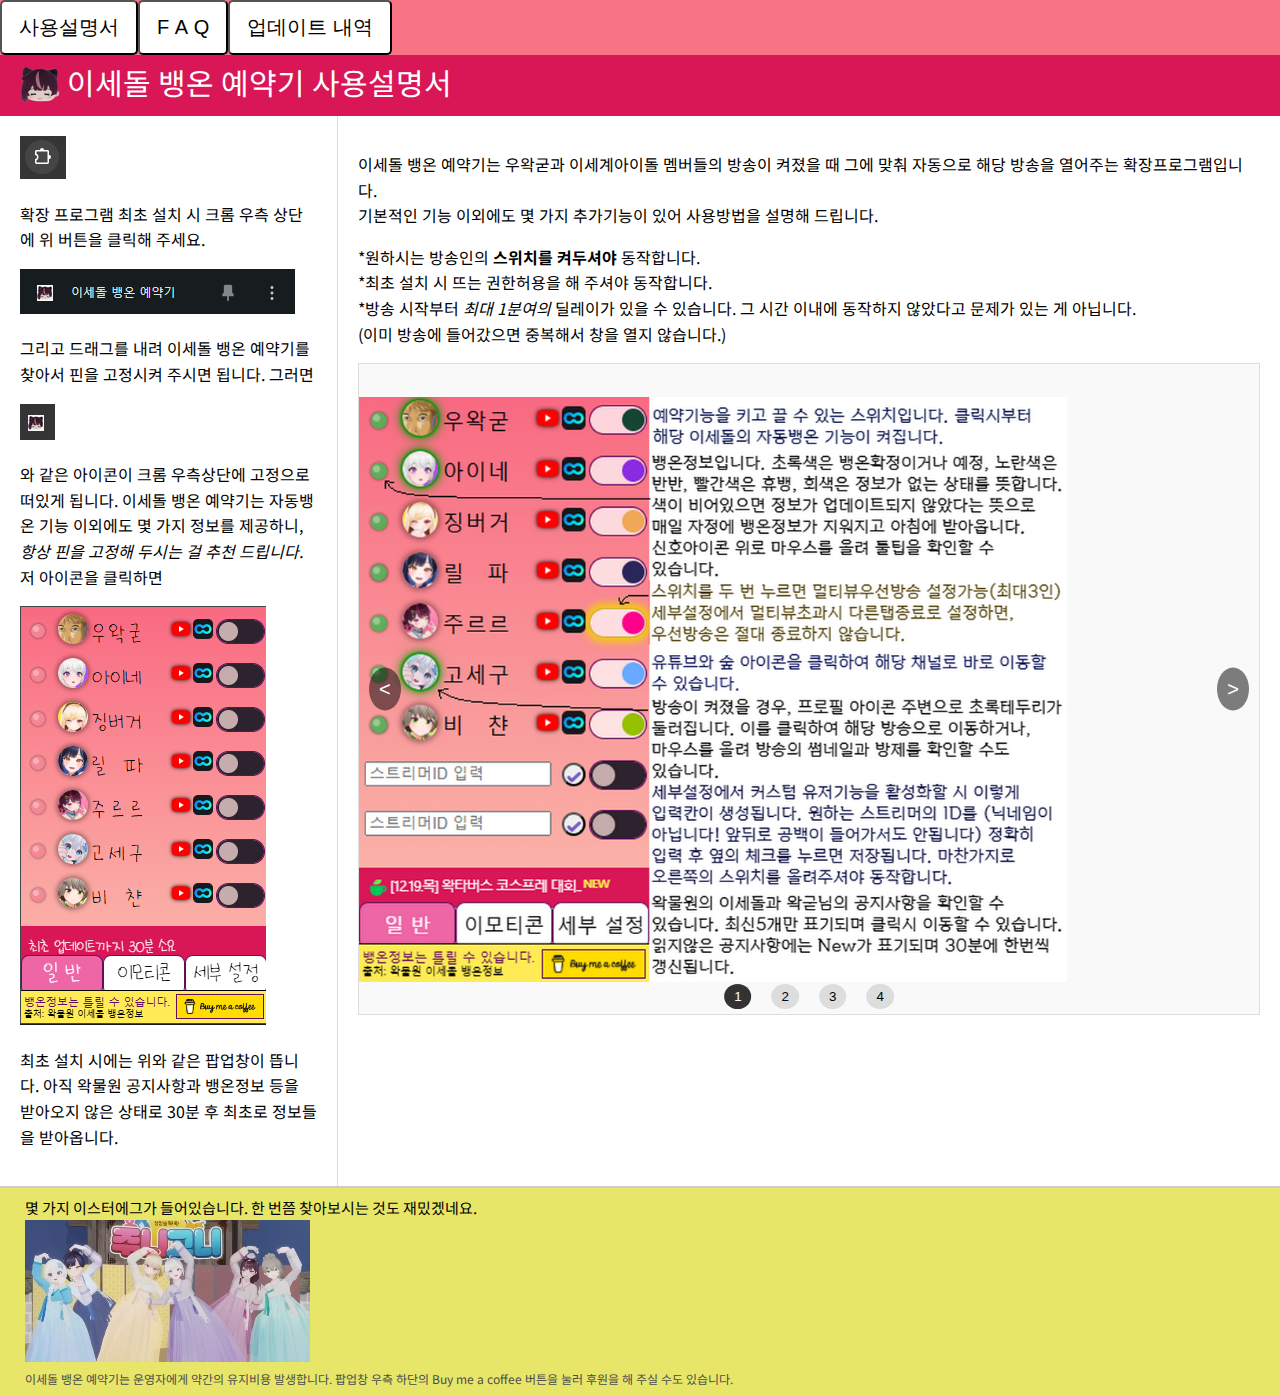
<file: index.html>
<!doctype html>
<html>
<head>
<meta charset="utf-8">
<meta name="viewport" content="width=device-width, initial-scale=1.0">
<title>이세돌 뱅온 예약기</title>
<link rel="icon" href="judon.png" type="image/png">
<link href="https://fonts.googleapis.com/css2?family=Noto+Sans+KR:wght@400;700&display=swap" rel="stylesheet">
<style type="text/css">
</style>
<link rel="stylesheet" href="manual.css">

</head>

<body>
<div class="content">
  <div class="tabs">
    <button class="tab-button" data-tab="tab1">사용설명서</button>
	<button class="tab-button" data-tab="tab2">F&nbsp;A&nbsp;Q</button>
    <button class="tab-button" data-tab="tab3">업데이트 내역</button>
  </div>
<div id="tab1" class="tab-content">
  <div class="title">
    <img src="judon.png" alt="judon" class="judon">
    이세돌 뱅온 예약기 사용설명서
  </div>
  <div class="split-container">
    <div class="left-content">
      <div class="manual-content">
        <img src="image001.png" alt="image01">
        <p>확장 프로그램 최초 설치 시 크롬 우측 상단에 위 버튼을 클릭해 주세요.</p>
        <p><img src="image002.png" alt="image02"></p>
        <p>그리고 드래그를 내려 이세돌 뱅온 예약기를 찾아서 핀을 고정시켜 주시면 됩니다. 그러면</p>
        <p><img src="image003.png" alt="image03"></p>
        <p>와 같은 아이콘이 크롬 우측상단에 고정으로 떠있게 됩니다.
          이세돌 뱅온 예약기는 자동뱅온 기능 이외에도 몇 가지 정보를 제공하니, 
          <em>항상 핀을 고정해 두시는 걸 추천 드립니다.</em> 저 아이콘을 클릭하면
        </p>
        <p><img src="image004.png" alt="image04"></p>
        <p>최초 설치 시에는 위와 같은 팝업창이 뜹니다. 아직 왁물원 공지사항과 뱅온정보 등을 받아오지 않은 상태로 
          30분 후 최초로 정보들을 받아옵니다.
        </p>
      </div>
    </div>

    <div class="right-content">
      <p>이세돌 뱅온 예약기는 우왁굳과 이세계아이돌 멤버들의 방송이 켜졌을 때 그에 맞춰 자동으로 해당 방송을 열어주는 확장프로그램입니다.<br>기본적인 기능 이외에도 몇 가지 추가기능이 있어 사용방법을 설명해 드립니다.</p>
      <p>*원하시는 방송인의 <strong>스위치를 켜두셔야</strong> 동작합니다.<br>
*최초 설치 시 뜨는 권한허용을 해 주셔야 동작합니다.<br>
*방송 시작부터 <em>최대 1분여의</em> 딜레이가 있을 수 있습니다. 그 시간 이내에 동작하지 않았다고 문제가 있는 게 아닙니다.<br>
(이미 방송에 들어갔으면 중복해서 창을 열지 않습니다.)</p>
		<div class="slider-container">
		  <div class="slider-wrapper">
			<div class="slider-item"><img src="image005.png" alt="이미지 1"></div>
			<div class="slider-item"><img src="image006.png" alt="이미지 2"></div>
			<div class="slider-item"><img src="image007.png" alt="이미지 3"></div>
			<div class="slider-item"><img src="image008.png" alt="이미지 4"></div>
		  </div>

		  <button class="arrow left-arrow">&lt;</button>
		  <button class="arrow right-arrow">&gt;</button>

		  <div class="pagination">
			<button class="page-btn" data-index="0">1</button>
			<button class="page-btn" data-index="1">2</button>
			<button class="page-btn" data-index="2">3</button>
			<button class="page-btn" data-index="3">4</button>
		  </div>
		</div>

    </div>
  </div>
</div>
	<div id="tab2" class="tab-content" style="display: none;">
		<div class="title-update"><img src="judon.png" alt="judon" class="judon">
      F&nbsp;A&nbsp;Q
    </div>
	    <div class="faq">
        <div class="faq-item">
            <div class="faq-title">이세돌 뱅온 예약기가 랙을 유발할 수 있나요?</div>
            <div class="faq-content">일반적으로 그렇지 않습니다. 기본 동작은 1분에 한번 매우 짧은 시간 동안 수십 KB 정도의 정보를 받고 확인하는게 끝입니다. 생방송을 시청하는 와중에도, 매크로 기능을 사용할때나 UP버튼을 누를때 같은 기능이 동작하는 짧은 순간에만 관여하며, 화면 내 정보를 실시간으로 읽거나 쓰지 않습니다. 다만 팝업창의 경우 정보량이 많아서 일반적인 확장프로그램의 팝업보다 무거울 수 있습니다. 하지만 대부분의 환경에서 랙을 유발할 정도는 아니며 있다 하더라도 컴퓨터와 인터넷 사용에는 지장없이, 팝업창을 열때에 약간의 지연만 있을 뿐입니다.</div>
        </div>
        <div class="faq-item">
            <div class="faq-title">방송창이 열릴때 일시정지 상태에서 열립니다.</div>
            <div class="faq-content">크롬의 경우   <a href="#" class="copy-link" data-url="chrome://media-engagement/">chrome://media-engagement/</a>(클릭하여 복사한뒤, 주소창에 넣고 엔터를 눌러주세요) <br> 엣지의 경우   <a href="#" class="copy-link" data-url="edge://media-engagement/">edge://media-engagement/</a> 를 열어보세요. <br> 하단 Origin열에서 https://play.sooplive.co.kr를 찾아서 Score와 Is High를 보시기 바랍니다. 크롬은 기본적으로 가본적없는 사이트에 들어갔을 때 조작없이는 영상이 재생되지 않도록 자동 재생 제한정책을 두고 있습니다. 해당 사이트에 들어가서 수 분 이상의 영상 시청을 여러번 꾸준히 했을 경우에만 신뢰할 수 있는 사이트로 등록되어 자동 재생이 허용됩니다. 이 점수가 낮을 경우 <br>(Is High가 No일 경우) 뱅온 예약기가 연 방송이 아니라 아무 숲 생방송에서든 새로고침을 했을경우 똑같이 영상이 재생되지 않는것을 확인할 수 있습니다.	생방송이나 VOD를 여러편 시청하면 자연스럽게 제한이 해제되며, 새로운 컴퓨터로 접속, 새로운 브라우저로 접속, 혹은 컴퓨터 포멧, 브라우저의 쿠키 초기화시에 이 점수(MEI)도 같이 초기화 될 수 있으니 이 경우에 며칠정도 불편을 참아주시면 감사하겠습니다.</div>
        </div>
        <div class="faq-item">
            <div class="faq-title">방송창이 열리지 않습니다.</div>
            <div class="faq-content">이세돌 뱅온 예약기는 1분에 한번씩 방송상태를 확인합니다. 즉, 빠르면 1,2초만에도 뱅온을 감지하지만 길면 뱅온 후 1분이 지나서야 뱅온을 감지합니다. 하지만, 브라우저 상태나 환경에 따라 간혹 1분을 넘기는 경우도 존재할 수 있습니다. 만약 뱅온후 2~3분이 지났는데 뱅온 예약기가 동작하지 않았다면, 우선 팝업창을 열어 설정을 확인하시고, (해당 이세돌의 뱅온 알람이 켜져있는지와, 3개 이상의 생방송이 켜져있을때 켜짐 방지가 되어있지 않은지) 설정이 제대로 되어있는데 동작하지 않았다면, 추후 크롬을 껐다켜보거나 그래도 고쳐지지 않을 경우 뱅온예약기를 삭제 후 재설치 하시는 방법을 권장드립니다. 더해서 만약 해당 방송을 어떤 방식으로든 한 번이라도 들어갔다가 나왔던경우, 이미 진입한 방송으로 저장되어 창을 열지 않습니다. 이는 오동작이 아닙니다. <br>해결이 되지 않는다면, roman100j12@gmail.com 로 연락주시면 최대한 도와드리겠습니다.</div>
        </div>
    </div>
	</div>
	<div id="tab3" class="tab-content" style="display: none;">
		<div class="title-update"><img src="judon.png" alt="judon" class="judon">
      업데이트 내역
    </div>
	<p>
      <strong>v2.5.0</strong><br>
      ▶OGQ단축어 매크로 기능이 추가되었습니다.<br>
      ▶축하창 기능이 추가되었습니다.<br>
      ▶FAQ페이지가 작성되었습니다.
    </p>
		
    <p>
      <strong>v2.4.4</strong><br>
      ▶뱅온 우선순위 설정이 가능해졌습니다. 최대 3명의 방송인까지 스위치를 한번 더 눌러 설정가능합니다.<br>
      -세부설정에서 다른탭종료시 적용됩니다.<br>
      ▶사용설명서 페이지를 읽기 편하게 재작성했습니다.
    </p>
    
    <p>
      <strong>v2.4.3</strong><br>
      ▶up버튼 클릭 기능 세분화, 우왁굳, 이세돌, 커스텀 방송만 up버튼을 누르게 설정이 가능해졌습니다.
    </p>
    
    <p>
      <strong>v2.4.2</strong><br>
      ▶alt키 차단기능 추가<br>
      ▶X embed기능 최신화<br>
      ▶업데이트 안내방법 개선
    </p>
    
    <p>
      <strong>v2.4.1</strong><br>
      ▶이모티콘 기능 에러 대응
    </p>
    
    <p>
      <strong>v2.4.0</strong><br>
      ▶이모티콘 관련 기능 추가<br>
      ▶이스터에그 4개 추가 및 기존 이스터에그 개선<br>
      ▶UI 개선
    </p>
    
    <p>
      <strong>v2.3.1</strong><br>
      ▶폰트변경기능 추가<br>
      ▶멀티뷰 초과시 반응추가<br>
      ▶공지사항기능 추가
    </p>
    
    <p>
      <strong>v2.3.0</strong><br>
      ▶이스터에그 추가<br>
      ▶커스텀id기능 추가<br>
      ▶썸네일 미리보기 추가<br>
      ▶up버튼 자동클릭기능 추가
    </p>
    
    <p>
      <strong>v2.2.0</strong><br>
      ▶숲 전환 대응
    </p>
    
    <p>
      <strong>v2.1.2</strong><br>
      ▶데이터베이스 리딩방식 변경<br>
      ▶안읽은공지에 표식 추가
    </p>
    
    <p>
      <strong>v2.1.0</strong><br>
      ▶데이터베이스 리딩방식 변경
    </p>
    
    <p>
      <strong>v2.1.0</strong><br>
      ▶UI를 전체적으로 개선했습니다. 글자 자간을 맞추고, 탭으로 설정들을 분리했습니다.<br>
      ▶왁물원의 공지들을 데이터베이스에서 가져옵니다. 이세돌 공지 혹은 카페공지와 이세돌 공지를 합쳐서 최근 5개를 보여줍니다. (30분 단위로 최신화 됩니다.)<br>
      ▶누군가 방송을 키면 프로필사진에 방송중인걸 알아볼 수 있게 표시되며 프로필 사진위로 마우스를 올리면 방송 제목이 뜨고 클릭하여 바로 방송에 들어가 볼 수 있습니다.<br>
      ▶이스터에그 2개를 넣어놓았습니다.
    </p>
    
    <p>
      <strong>v2.0.2</strong><br>
      ▶뱅온정보 읽기방식을 실시간 구독형에서 스케쥴형으로 변경
    </p>
    
    <p>
      <strong>v2.0.0</strong><br>
      ▶뱅온정보 제공 기능을 도입했습니다. 왁물원에 뱅온정보가 올라올때 그에 맞춰 자동으로 뱅온정보가 제공되며 신호등 모양의 표시로 쉽게 인지할 수 있게 했습니다.<br>
      - 신호아이콘 위로 마우스를 올리면 툴팁이 떠오릅니다.<br>
      ▶슬라이드가 켜졌는지 꺼졌는지 구분하기 힘들다는 피드백을 받아 켜졌을때 버튼 스위치가 초록색으로 바뀌어 더 직관적으로 이해할 수 있게 하였습니다.<br>
      ▶설정값 저장방식을 개선했습니다. 이제 업데이트가 되었거나 확장프로그램을 껐다가 키더라도 설정값은 유지됩니다.
    </p>
    
    <p>
      <strong>v1.21</strong><br>
      ▶X도 변환목록에 추가했습니다.<br>
      ▶아프리카vod 캐치 판별방법을 개선했습니다. url에 의존하지 않습니다.<br>
      ▶iframe 사이즈를 직접 조절할 수 있게 했습니다.<br>
      - url 앞에 붙여서 (500,500) 식으로 가로, 세로 사이즈를 지정할 수 있습니다. 없을 경우 기본사이즈로 출력됩니다. (일반적인 경우 굳이 조정할 필요 없습니다)
    </p>
    
    <p>
      <strong>v1.20</strong><br>
      ▶글에서 하나의 url만 변환하던 것을 모든 url을 변환하게 업데이트 했습니다. (다만, 한 url당 한번만 변환됩니다.)<br>
      ▶아프리카tv vod뿐만 아니라, 인스타그램, 사운드클라우드 링크도 적절하게 변환해줍니다.<br>
      ▶아프리카tv catch를 제대로 변환하지 못했던 문제를 해결했습니다.
    </p>
    
    <p>
      <strong>v1.11</strong><br>
      ▶미갤이 포함되지 않았던 오류를 수정했습니다.
    </p>
    
    <p>
      <strong>v1.1</strong><br>
      ▶디시인사이드에서 아프리카tv vod링크를 자동으로 플레이어로 전환시켜주는 기능을 넣었습니다. 이제 디시인사이드에서도 편하게 클립이나 다시보기를 시청하세요.
    </p>    

	</div>
</div>
	<div class="bottom">
		<div class="bottom-section">몇 가지 이스터에그가 들어있습니다. 한 번쯤 찾아보시는 것도 재밌겠네요.</div>
		<a href="https://youtu.be/fgSXAKsq-Vo?si=cuCOvIsEu9eP6RYe" target="_blank" rel="noopener noreferrer">
    		<img src="sixsedol.webp" alt="sixsedol">
		</a>
		<div class="bottom-donation">이세돌 뱅온 예약기는 운영자에게 약간의 유지비용 발생합니다. 팝업창 우측 하단의 Buy me a coffee 버튼을 눌러 후원을 해 주실 수도 있습니다.</div>
	</div>
</body>
<script src="manual_script.js"></script>
</html>
</file>
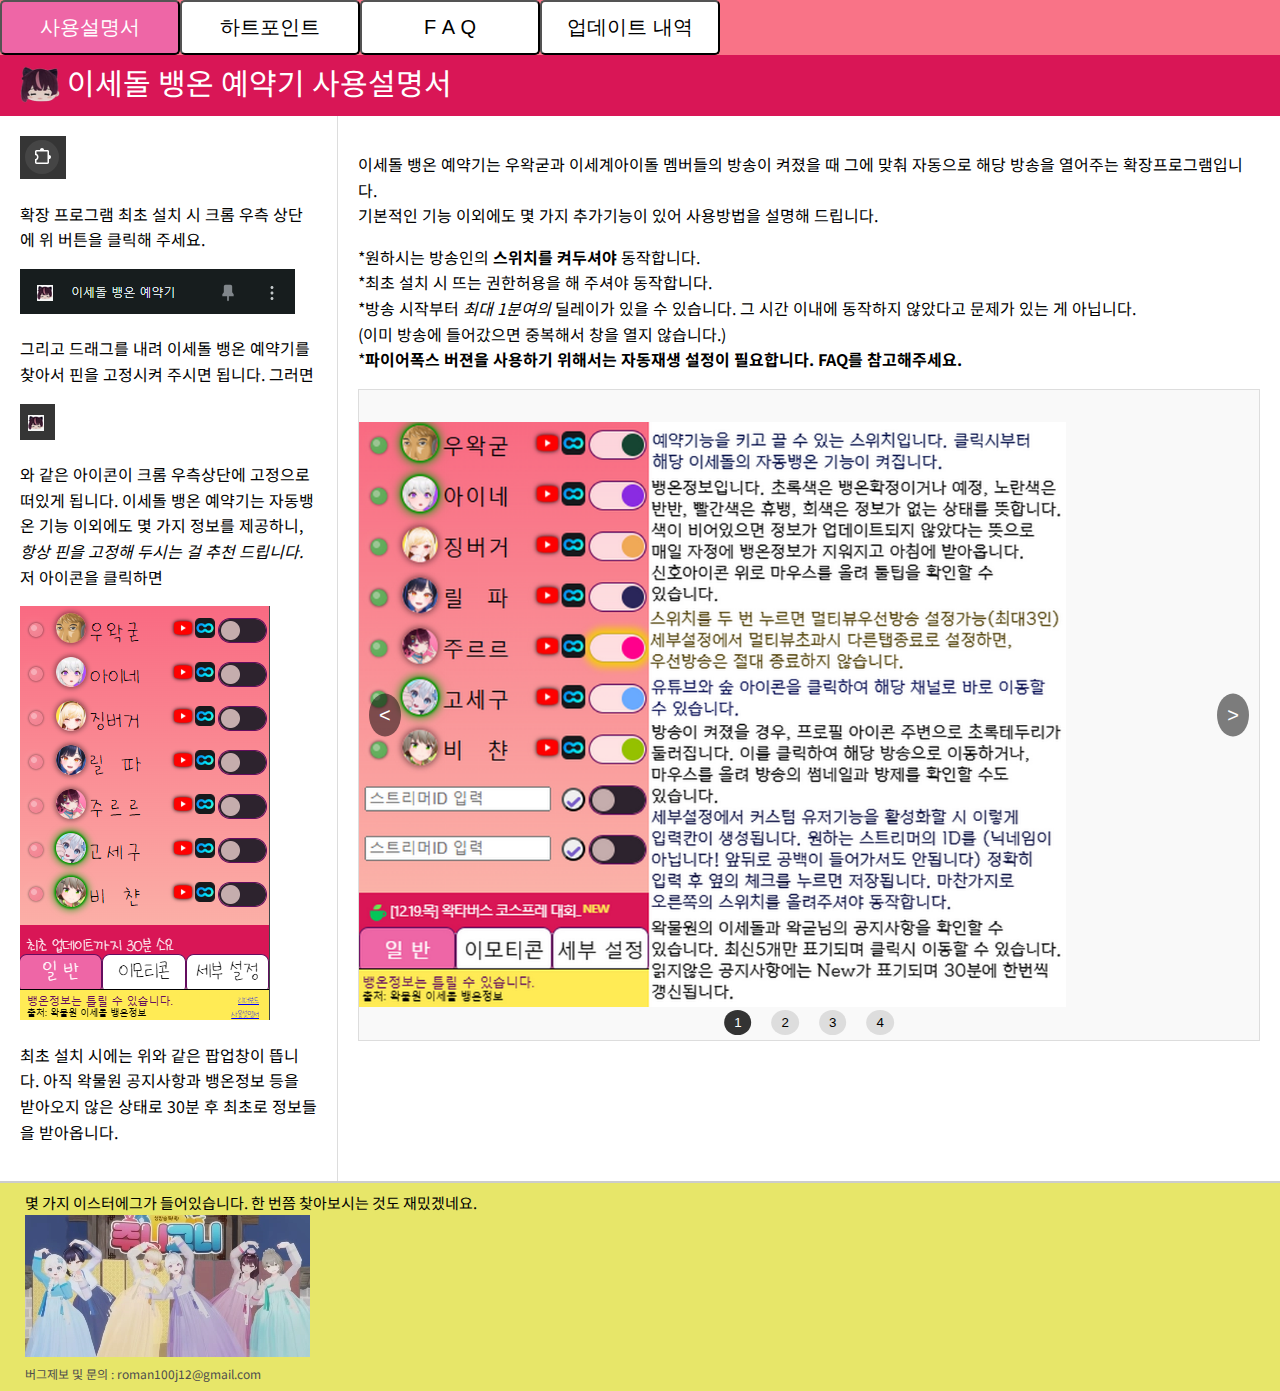
<file: manual/index.html>
<!doctype html>
<html>
<head>
<meta charset="utf-8">
<meta name="viewport" content="width=device-width, initial-scale=1.0">
<title>이세돌 뱅온 예약기</title>
<link rel="icon" href="judon.png" type="image/png">
<link href="https://fonts.googleapis.com/css2?family=Noto+Sans+KR:wght@400;700&display=swap" rel="stylesheet">
<style type="text/css">
</style>
<link rel="stylesheet" href="manual.css">

</head>

<body>
<div class="content">
  <div class="tabs">
    <button class="tab-button active" data-tab="tab1">사용설명서</button>
	<button class="tab-button" data-tab="tab4">하트포인트</button>
	<button class="tab-button" data-tab="tab2">F&nbsp;A&nbsp;Q</button>
    <button class="tab-button" data-tab="tab3">업데이트 내역</button>
  </div>
<div id="tab1" class="tab-content">
  <div class="title">
    <img src="judon.png" alt="judon" class="judon">
    이세돌 뱅온 예약기 사용설명서
  </div>
  <div class="split-container">
    <div class="left-content">
      <div class="manual-content">
        <img src="image001.png" alt="image01">
        <p>확장 프로그램 최초 설치 시 크롬 우측 상단에 위 버튼을 클릭해 주세요.</p>
        <p><img src="image002.png" alt="image02"></p>
        <p>그리고 드래그를 내려 이세돌 뱅온 예약기를 찾아서 핀을 고정시켜 주시면 됩니다. 그러면</p>
        <p><img src="image003.png" alt="image03"></p>
        <p>와 같은 아이콘이 크롬 우측상단에 고정으로 떠있게 됩니다.
          이세돌 뱅온 예약기는 자동뱅온 기능 이외에도 몇 가지 정보를 제공하니, 
          <em>항상 핀을 고정해 두시는 걸 추천 드립니다.</em> 저 아이콘을 클릭하면
        </p>
        <p><img src="image004.png" alt="image04"></p>
        <p>최초 설치 시에는 위와 같은 팝업창이 뜹니다. 아직 왁물원 공지사항과 뱅온정보 등을 받아오지 않은 상태로 
          30분 후 최초로 정보들을 받아옵니다.
        </p>
      </div>
    </div>

    <div class="right-content">
      <p>이세돌 뱅온 예약기는 우왁굳과 이세계아이돌 멤버들의 방송이 켜졌을 때 그에 맞춰 자동으로 해당 방송을 열어주는 확장프로그램입니다.<br>기본적인 기능 이외에도 몇 가지 추가기능이 있어 사용방법을 설명해 드립니다.</p>
      <p>*원하시는 방송인의 <strong>스위치를 켜두셔야</strong> 동작합니다.<br>
*최초 설치 시 뜨는 권한허용을 해 주셔야 동작합니다.<br>
*방송 시작부터 <em>최대 1분여의</em> 딜레이가 있을 수 있습니다. 그 시간 이내에 동작하지 않았다고 문제가 있는 게 아닙니다.<br>
(이미 방송에 들어갔으면 중복해서 창을 열지 않습니다.)<br>*<strong>파이어폭스 버젼을 사용하기 위해서는 자동재생 설정이 필요합니다. FAQ를 참고해주세요.</strong></p>
		<div class="slider-container">
		  <div class="slider-wrapper">
			<div class="slider-item"><img src="image005.png" alt="이미지 1"></div>
			<div class="slider-item"><img src="image006.png" alt="이미지 2"></div>
			<div class="slider-item"><img src="image007.png" alt="이미지 3"></div>
			<div class="slider-item"><img src="image008.png" alt="이미지 4"></div>
		  </div>

		  <button class="arrow left-arrow">&lt;</button>
		  <button class="arrow right-arrow">&gt;</button>

		  <div class="pagination">
			<button class="page-btn" data-index="0">1</button>
			<button class="page-btn" data-index="1">2</button>
			<button class="page-btn" data-index="2">3</button>
			<button class="page-btn" data-index="3">4</button>
		  </div>
		</div>

    </div>
  </div>
</div>
	<div id="tab4" class="tab-content" style="display: none;">
		<div class="title-update"><img src="judon.png" alt="judon" class="judon">
      하트포인트
    </div>
		<div class="heartpoint-content">
		<p><img src="beat_heart.webp" alt="heart_basic" style="width: 20px;">하트포인트는 방송시청과 참여로 모을수 있는 포인트입니다.<br>
			포인트를 모으기 원하는 방송에 들어갔다면 채팅창 상단에 있는 포인트박스에서 시작버튼을 눌러주세요.<img src="heart_start.webp" alt="heart_start" style="width: 120px; position: absolute"><br>
			시작버튼을 누르지 않으면 해당 방송에서는 포인트가 모이지 않습니다.</p>
		<p>현재 포인트 획득 방법은 네 가지가 있습니다.<br>
		1. 방송시청시 주기적으로 포인트를 획득합니다.<br>
		2. 가끔 하트아이콘이 활발히 움직일때<img src="shake_heart.webp" alt="heart_shake" style="width: 20px;"> 하트를 클릭하면 다량의 보너스 포인트를 획득합니다.<br>
		3. 채팅을 칠때마다 포인트를 획득합니다.<br>
		4. 구독권을 선물할때 포인트를 획득합니다.</p>
		
		<p>주기적으로 획득하는 포인트는 구독자와 비구독자 사이에 차이가 있습니다. 1티어 구독과 2티어 구독사이에도 차이가 있으며 구독개월 수가 늘어날수록 미량의 포인트를 더 획득합니다.<br>1티어 구독자라도 3년 이상의 장기구독자라면 이제 막 시작한 2티어 구독자보다 더 많은 포인트를 획득할 수 있습니다.</p>
		<p>비구독자라도 채팅을 열심히 친다면 충분히 따라잡는게 가능합니다. 채팅과 보너스 포인트는 구독자와 비구독자 사이에 차등이 없습니다. (추후 밸런스가 조정될 수도 있습니다)
			<br><span style="color: red;">과도한 혹은 지나치게 반복적인 채팅은 채팅제재의 사유가 될 수있습니다.</span></p>
			
			<p>하트포인트는 트위치 채널포인트와같은 배팅기능을 지원하진 않습니다.<br>
		대신해서, 누가 더 활발히 방송에 참여해 더 많은 포인트를 모았는가 <strong>경쟁</strong>이 가능합니다.<br>
		누적포인트 이외에도 7일, 30일 랭킹을 산출해, 후발주자도 경쟁에 참여가 가능하게 했습니다.</p>
		
		<p>또한 10만포인트 달성시 뱅온예약기에서 사용가능한 소소한 특전이 지급되며, 이세돌과 우왁굳님 방송에는 각기 다른 왁세돌 특전이 있습니다.<br>
		7개의 왁세돌 특전을 모두 모아보세요.</p>
			
		<p>리더보드는 1시간에 한번씩 업데이트 됩니다. 다만, 사용자와 서버 데이터베이스간 업데이트가 실시간이 아니며, 리더보드에 내 점수가 갱신되는 시간은 더 오래 걸릴 수 있습니다.</p>
		<p>박스 클릭안될시 ON 옵션은 포인트박스가 마우스에 반응하지 않을때만 키는걸 추천드립니다. 포인트박스를 최상단 요소로 만드는 옵션이라 프로필 스크롤을 내렸을때 겹쳐보일 수 있습니다.</p>
	<a href="https://idkwtsay.github.io/rankpage/ranking/" target="_blank" rel="noopener noreferrer"><span style="cursor: pointer; color: blue; text-decoration: underline; position: absolute; font-size: 20px;">리더보드 바로가기</span></a>
		
	</div>	
	</div>
<div id="tab2" class="tab-content" style="display: none;">
    <div class="title-update"><img src="judon.png" alt="judon" class="judon">
        F A Q
    </div>
    <div class="faq">
        
        <div class="faq-item">
            <div class="faq-title">파이어폭스를 사용중인데 영상이 멈춘채 열립니다.</div>
            <div class="faq-content">
                파이어폭스에서 뱅온 예약기의 원활한 사용을 위해서는 자동재생 설정이 필요합니다. 브라우저 설정 - 개인정보 및 보안 - 권한에서 자동 재생항목을 들어가
                <span class="image-hover-trigger" data-image-src="image009.png">모든 웹 사이트의 기본값을 허용</span>으로 바꿔주던지
                <img src="image009.png" alt="image009" style="width: 230px; display: none;">
                혹은 숲 주소를 입력후
                <span class="image-hover-trigger" data-image-src="image011.png">해당 url에만 오디오 및 비디오 허용</span>으로 바꿔주시기 바랍니다.
                <img src="image011.png" alt="image011" style="width: 340px; display: none;">
                <br>설정창에 들어가지 않고도 변경이 가능한데, 숲 생방송 진입시, 주소창 왼편에
                <span class="image-hover-trigger" data-image-src="image012.png">이와같이 <strong>재생 금지 아이콘</strong></span>이 떠있을수 있습니다(자물쇠 오른쪽)
                <img src="image012.png" alt="image012" style="width: 100px; display: none;">
                <br>이를 클릭하여
                <span class="image-hover-trigger" data-image-src="image013.png">해당 url에 대한 설정을 변경</span>할 수도 있습니다.
                <img src="image013.png" alt="image013" style="width: 230px; display: none;">
            </div>
        </div>


        <div class="faq-item">
            <div class="faq-title">이세돌 뱅온 예약기가 랙을 유발할 수 있나요?</div>
            <div class="faq-content">일반적으로 그렇지 않습니다. 기본 동작은 1분에 한번 매우 짧은 시간 동안 수십 KB 정도의 정보를 받고 확인하는게 끝입니다. 생방송을 시청하는 와중에도, 매크로 기능을 사용할때나 UP버튼을 누를때 같은 기능이 동작하는 짧은 순간에만 관여하며, 화면 내 정보를 실시간으로 읽거나 쓰지 않습니다. 다만 팝업창의 경우 정보량이 많아서 일반적인 확장프로그램의 팝업보다 무거울 수 있습니다. 하지만 대부분의 환경에서 랙을 유발할 정도는 아니며 있다 하더라도 컴퓨터와 인터넷 사용에는 지장없이, 팝업창을 열때에 약간의 지연만 있을 뿐입니다.</div>
        </div>
        <div class="faq-item">
            <div class="faq-title">방송창이 열릴때 일시정지 상태에서 열립니다.</div>
            <div class="faq-content">크롬의 경우   <a href="#" class="copy-link" data-url="chrome://media-engagement/">chrome://media-engagement/</a>(클릭하여 복사한뒤, 주소창에 넣고 엔터를 눌러주세요) <br> 엣지의 경우   <a href="#" class="copy-link" data-url="edge://media-engagement/">edge://media-engagement/</a> 를 열어보세요. <br> 하단 Origin열에서 https://play.sooplive.co.kr를 찾아서 Score와 Is High를 보시기 바랍니다. 크롬은 기본적으로 가본적없는 사이트에 들어갔을 때 조작없이는 영상이 재생되지 않도록 자동 재생 제한정책을 두고 있습니다. 해당 사이트에 들어가서 수 분 이상의 영상 시청을 여러번 꾸준히 했을 경우에만 신뢰할 수 있는 사이트로 등록되어 자동 재생이 허용됩니다. 이 점수가 낮을 경우 <br>(Is High가 No일 경우) 뱅온 예약기가 연 방송이 아니라 아무 숲 생방송에서든 새로고침을 했을경우 똑같이 영상이 재생되지 않는것을 확인할 수 있습니다.	생방송이나 VOD를 여러편 시청하면 자연스럽게 제한이 해제되며, 새로운 컴퓨터로 접속, 새로운 브라우저로 접속, 혹은 컴퓨터 포멧, 브라우저의 쿠키 초기화시에 이 점수(MEI)도 같이 초기화 될 수 있으니 이 경우에 며칠정도 불편을 참아주시면 감사하겠습니다.</div>
        </div>
        <div class="faq-item">
            <div class="faq-title">방송창이 열리지 않습니다.</div>
            <div class="faq-content">이세돌 뱅온 예약기는 1분에 한번씩 방송상태를 확인합니다. 즉, 빠르면 1,2초만에도 뱅온을 감지하지만 길면 뱅온 후 1분이 지나서야 뱅온을 감지합니다. 하지만, 브라우저 상태나 환경에 따라 간혹 1분을 넘기는 경우도 존재할 수 있습니다. 만약 뱅온후 2~3분이 지났는데 뱅온 예약기가 동작하지 않았다면, 우선 팝업창을 열어 설정을 확인하시고, (해당 이세돌의 뱅온 알람이 켜져있는지와, 3개 이상의 생방송이 켜져있을때 켜짐 방지가 되어있지 않은지) 설정이 제대로 되어있는데 동작하지 않았다면, 추후 크롬을 껐다켜보거나 그래도 고쳐지지 않을 경우 뱅온예약기를 삭제 후 재설치 하시는 방법을 권장드립니다. 더해서 만약 해당 방송을 어떤 방식으로든 한 번이라도 들어갔다가 나왔던경우, 이미 진입한 방송으로 저장되어 창을 열지 않습니다. 이는 오동작이 아닙니다. <br>해결이 되지 않는다면, roman100j12@gmail.com 로 연락주시면 최대한 도와드리겠습니다.</div>
        </div>
    </div>
</div>

<div id="image-popup-container"></div>
	
	
	<div id="tab3" class="tab-content" style="display: none;">
		<div class="title-update"><img src="judon.png" alt="judon" class="judon">
      업데이트 내역
    </div>
	<div class="update-list">
    <p>
      <strong>v3.1.1</strong><br>
      ▶구독권 선물 기능 버그 수정
    </p>
	<p>
      <strong>v3.1.0</strong><br>
      ▶구독권 선물 기능 추가. 세부설정에서 해제 가능 (하트포인트박스 우측에 위치함)<br>
      ▶하트포인트 활성화 상태일때 원하지 않는 방송에서는 아예 비활성화 시킬 수 있게됨 (포인트 수급 시작전에만 가능하며 비활성화는 영구적)<br>
      ▶방송에서 드롭스가 활성화되었을시 포인트박스 위치 우측으로 당김<br>
	  ▶서버 업로드 주기를 단축 및 포인트 갱신이 없을시 업로드 스킵<br>
      ▶숲 업데이트에따라 멀티뷰 인원수 최대4인으로
    </p>
	<p>
      <strong>v3.0.3</strong><br>
      ▶한 탭내에서 방송이동시 포인트박스가 방송인에 따라 바뀌지 않던 문제 해결<br>
      ▶하트포인트 수급량 조절 (구독자 개월 보너스 너프, 채팅 포인트 구간별로 상이하게 설정)<br>
      ▶명예의전당 페이지 신설, 한달동안의 포인트 상승분만을 토대로 각 분야 1위 선정<br>
      ▶파이어폭스 버젼 배포
    </p>
    <p>
      <strong>v3.0.2</strong><br>
      ▶스크린모드에서 포인트박스 포지션 문제 해결<br>
      ▶하트포인트 수급량 너프 (획득 간격 소폭 상승, 채팅 수급량 절반으로 줄임)<br>
      - 의도했던 최대 하루 수급량보다 훨씬 많은 하루만에 10만포인트를 달성하시는 분이 몇 분있어 너프가 필요하다 판단했습니다.<br>
      ▶동기화 저장소에 데이터 백업과 다운로드 기능추가 (반응성을 위해서 로컬을 메인으로 하는건 그대로)<br>
      ▶포인트 업로드 다운로드 주기 단축 (유지 비용문제와 관련된 안건이라 추후 다시 늘어날 수도 있습니다.)
    </p>
	<p>
      <strong>v3.0.1</strong><br>
      ▶하트포인트 zindex올리는 옵션추가<br>
      ▶전체화면에서 나올시 바로 리포지셔닝
    </p>
    <p>
      <strong>v3.0.0</strong><br>
      ▶하트포인트 신설<br>
      ▶리더보드 페이지 작성<br>
      ▶버그 수정
    </p>
	<p>
      <strong>v2.5.0</strong><br>
      ▶OGQ단축어 매크로 기능이 추가되었습니다.<br>
      ▶축하창 기능이 추가되었습니다.<br>
      ▶FAQ페이지가 작성되었습니다.
    </p>
		
    <p>
      <strong>v2.4.4</strong><br>
      ▶뱅온 우선순위 설정이 가능해졌습니다. 최대 3명의 방송인까지 스위치를 한번 더 눌러 설정가능합니다.<br>
      -세부설정에서 다른탭종료시 적용됩니다.<br>
      ▶사용설명서 페이지를 읽기 편하게 재작성했습니다.
    </p>
    
    <p>
      <strong>v2.4.3</strong><br>
      ▶up버튼 클릭 기능 세분화, 우왁굳, 이세돌, 커스텀 방송만 up버튼을 누르게 설정이 가능해졌습니다.
    </p>
    
    <p>
      <strong>v2.4.2</strong><br>
      ▶alt키 차단기능 추가<br>
      ▶X embed기능 최신화<br>
      ▶업데이트 안내방법 개선
    </p>
    
    <p>
      <strong>v2.4.1</strong><br>
      ▶이모티콘 기능 에러 대응
    </p>
    
    <p>
      <strong>v2.4.0</strong><br>
      ▶이모티콘 관련 기능 추가<br>
      ▶이스터에그 4개 추가 및 기존 이스터에그 개선<br>
      ▶UI 개선
    </p>
    
    <p>
      <strong>v2.3.1</strong><br>
      ▶폰트변경기능 추가<br>
      ▶멀티뷰 초과시 반응추가<br>
      ▶공지사항기능 추가
    </p>
    
    <p>
      <strong>v2.3.0</strong><br>
      ▶이스터에그 추가<br>
      ▶커스텀id기능 추가<br>
      ▶썸네일 미리보기 추가<br>
      ▶up버튼 자동클릭기능 추가
    </p>
    
    <p>
      <strong>v2.2.0</strong><br>
      ▶숲 전환 대응
    </p>
    
    <p>
      <strong>v2.1.2</strong><br>
      ▶데이터베이스 리딩방식 변경<br>
      ▶안읽은공지에 표식 추가
    </p>
    
    <p>
      <strong>v2.1.0</strong><br>
      ▶데이터베이스 리딩방식 변경
    </p>
    
    <p>
      <strong>v2.1.0</strong><br>
      ▶UI를 전체적으로 개선했습니다. 글자 자간을 맞추고, 탭으로 설정들을 분리했습니다.<br>
      ▶왁물원의 공지들을 데이터베이스에서 가져옵니다. 이세돌 공지 혹은 카페공지와 이세돌 공지를 합쳐서 최근 5개를 보여줍니다. (30분 단위로 최신화 됩니다.)<br>
      ▶누군가 방송을 키면 프로필사진에 방송중인걸 알아볼 수 있게 표시되며 프로필 사진위로 마우스를 올리면 방송 제목이 뜨고 클릭하여 바로 방송에 들어가 볼 수 있습니다.<br>
      ▶이스터에그 2개를 넣어놓았습니다.
    </p>
    
    <p>
      <strong>v2.0.2</strong><br>
      ▶뱅온정보 읽기방식을 실시간 구독형에서 스케쥴형으로 변경
    </p>
    
    <p>
      <strong>v2.0.0</strong><br>
      ▶뱅온정보 제공 기능을 도입했습니다. 왁물원에 뱅온정보가 올라올때 그에 맞춰 자동으로 뱅온정보가 제공되며 신호등 모양의 표시로 쉽게 인지할 수 있게 했습니다.<br>
      - 신호아이콘 위로 마우스를 올리면 툴팁이 떠오릅니다.<br>
      ▶슬라이드가 켜졌는지 꺼졌는지 구분하기 힘들다는 피드백을 받아 켜졌을때 버튼 스위치가 초록색으로 바뀌어 더 직관적으로 이해할 수 있게 하였습니다.<br>
      ▶설정값 저장방식을 개선했습니다. 이제 업데이트가 되었거나 확장프로그램을 껐다가 키더라도 설정값은 유지됩니다.
    </p>
    
    <p>
      <strong>v1.21</strong><br>
      ▶X도 변환목록에 추가했습니다.<br>
      ▶아프리카vod 캐치 판별방법을 개선했습니다. url에 의존하지 않습니다.<br>
      ▶iframe 사이즈를 직접 조절할 수 있게 했습니다.<br>
      - url 앞에 붙여서 (500,500) 식으로 가로, 세로 사이즈를 지정할 수 있습니다. 없을 경우 기본사이즈로 출력됩니다. (일반적인 경우 굳이 조정할 필요 없습니다)
    </p>
    
    <p>
      <strong>v1.20</strong><br>
      ▶글에서 하나의 url만 변환하던 것을 모든 url을 변환하게 업데이트 했습니다. (다만, 한 url당 한번만 변환됩니다.)<br>
      ▶아프리카tv vod뿐만 아니라, 인스타그램, 사운드클라우드 링크도 적절하게 변환해줍니다.<br>
      ▶아프리카tv catch를 제대로 변환하지 못했던 문제를 해결했습니다.
    </p>
    
    <p>
      <strong>v1.11</strong><br>
      ▶미갤이 포함되지 않았던 오류를 수정했습니다.
    </p>
    
    <p>
      <strong>v1.1</strong><br>
      ▶디시인사이드에서 아프리카tv vod링크를 자동으로 플레이어로 전환시켜주는 기능을 넣었습니다. 이제 디시인사이드에서도 편하게 클립이나 다시보기를 시청하세요.
    </p>    
</div>
	</div>
</div>
	<div class="bottom">
		<div class="bottom-section">몇 가지 이스터에그가 들어있습니다. 한 번쯤 찾아보시는 것도 재밌겠네요.</div>
		<a href="https://youtu.be/fgSXAKsq-Vo?si=cuCOvIsEu9eP6RYe" target="_blank" rel="noopener noreferrer">
    		<img src="sixsedol.webp" alt="sixsedol">
		</a>
		<div class="bottom-donation">버그제보 및 문의 : roman100j12@gmail.com</div>
	</div>
</body>
<script src="manual_script.js"></script>
</html>
</file>
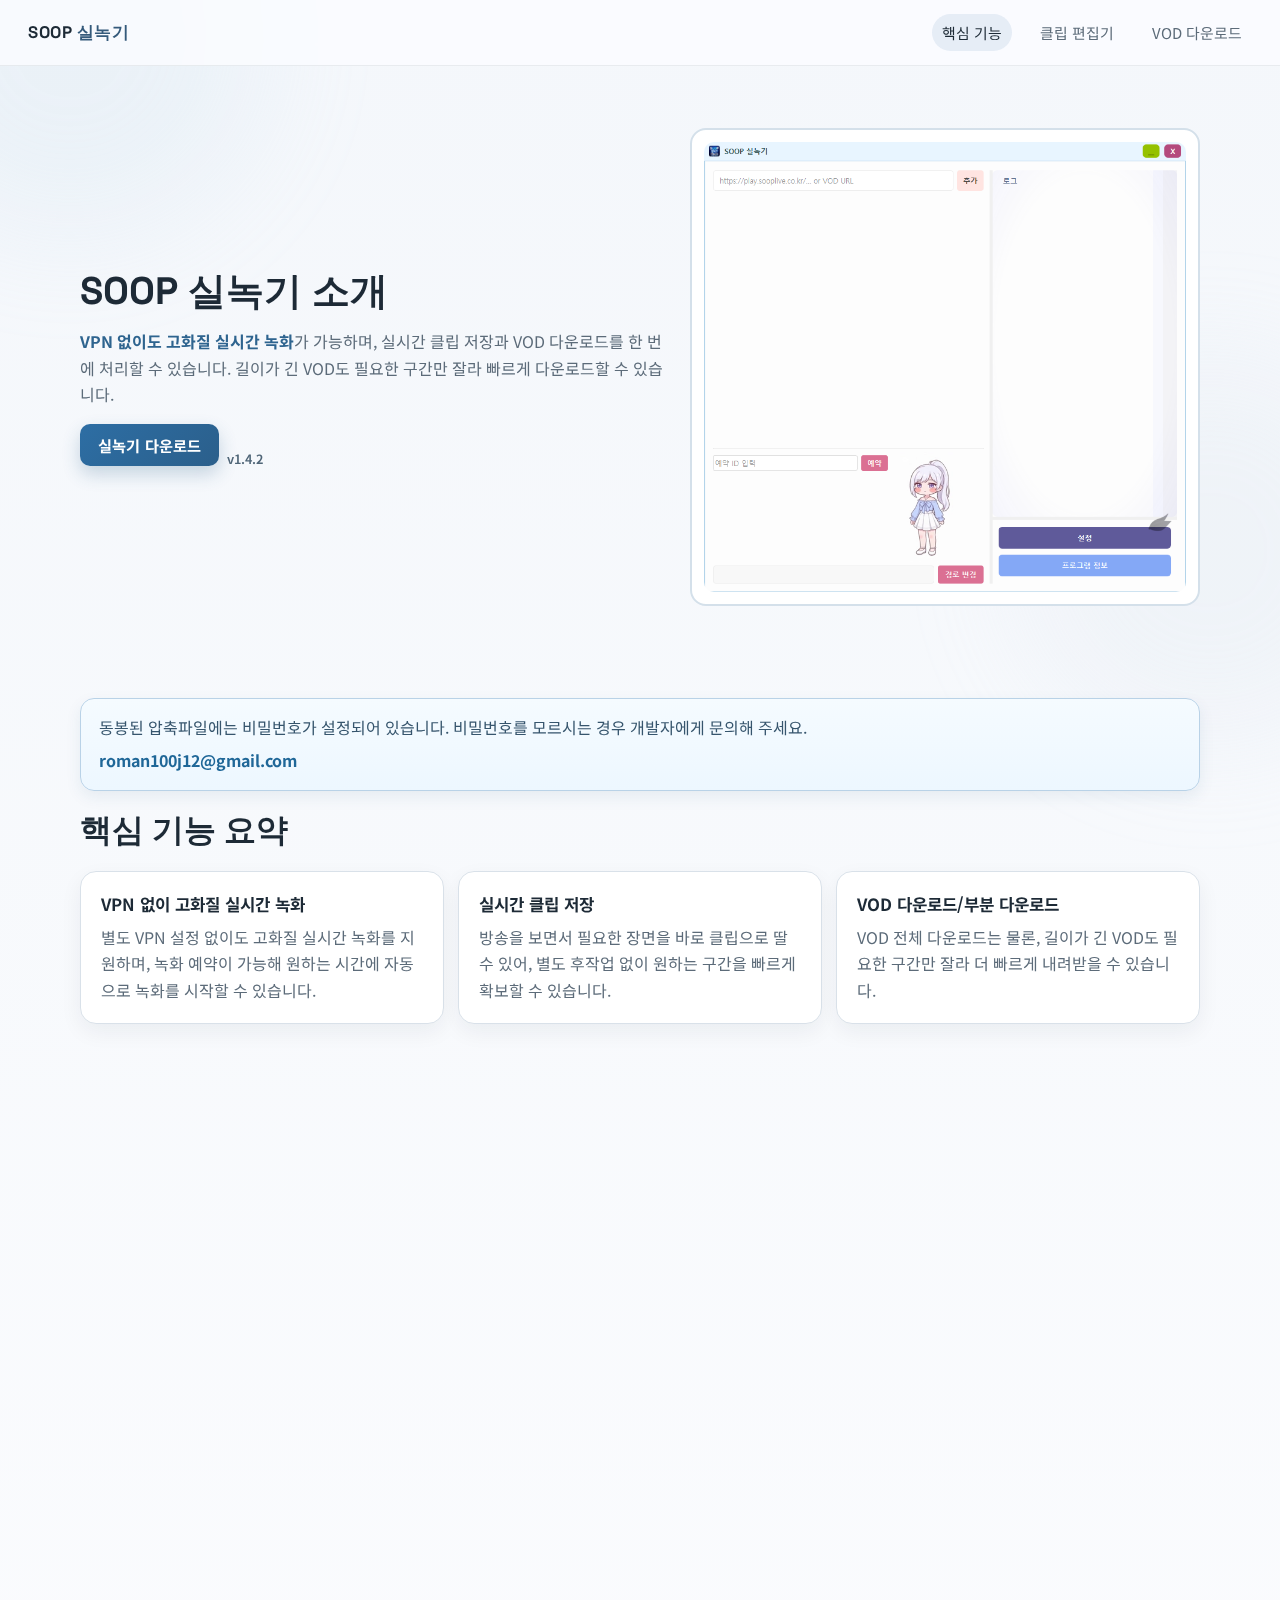
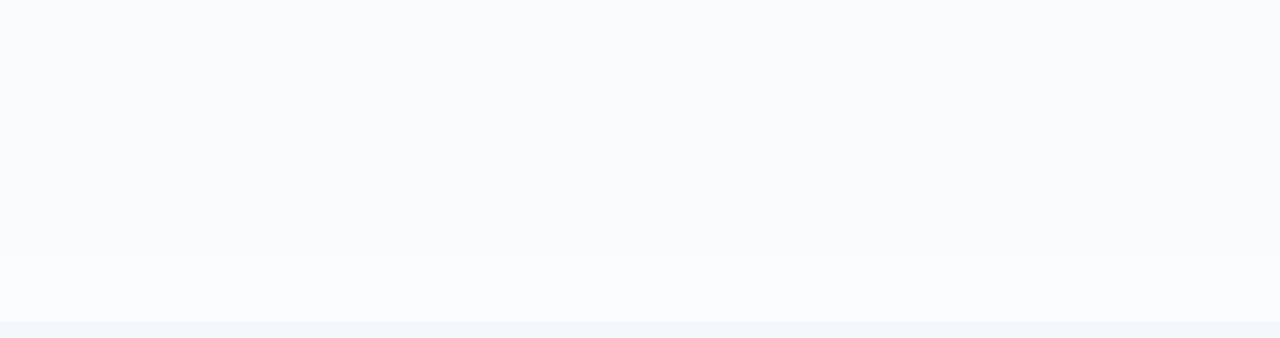
<file: product_showcase/index.html>
<!doctype html>
<html lang="ko">
<head>
  <meta charset="UTF-8">
  <meta name="viewport" content="width=device-width, initial-scale=1.0">
  <title>SOOP 실녹기 소개</title>
  <link rel="preconnect" href="https://fonts.googleapis.com">
  <link rel="preconnect" href="https://fonts.gstatic.com" crossorigin>
  <link href="https://fonts.googleapis.com/css2?family=Space+Grotesk:wght@500;700&family=Noto+Sans+KR:wght@400;500;700&display=swap" rel="stylesheet">
  <link rel="stylesheet" href="styles.css">
</head>
<body>
  <div class="bg-glow bg-glow-a"></div>
  <div class="bg-glow bg-glow-b"></div>

  <header class="topbar">
    <a class="brand" href="#top">SOOP <span>실녹기</span></a>
    <nav class="topnav">
      <a href="#features">핵심 기능</a>
      <a href="#editor">클립 편집기</a>
      <a href="#vod">VOD 다운로드</a>
    </nav>
  </header>

  <main id="top">
    <section class="hero wrap reveal">
      <div class="hero-copy">
        
        <h1>SOOP 실녹기 소개</h1>
        <p>
          <span class="intro-emphasis">VPN 없이도 고화질 실시간 녹화</span>가 가능하며, 실시간 클립 저장과 VOD 다운로드를 한 번에 처리할 수 있습니다.
          길이가 긴 VOD도 필요한 구간만 잘라 빠르게 다운로드할 수 있습니다.
        </p>
        <div class="hero-actions">
          <a
            class="download-btn"
            href="https://drive.google.com/uc?export=download&id=1ZtgYbLqiBJ6rBIXtnkVKJhIx3jO9rGS0"
            target="_blank"
            rel="noopener noreferrer"
          >
            실녹기 다운로드
          </a>
          <sub class="download-version">v1.4.2</sub>
        </div>
      </div>
      <div class="image-slot hero-shot">
        <img src="main.png" alt="SOOP 실녹기 메인 화면 스크린샷">
      </div>
    </section>

    <section id="features" class="wrap reveal">
      <div class="notice-box">
        <p>
          동봉된 압축파일에는 비밀번호가 설정되어 있습니다.
          비밀번호를 모르시는 경우 개발자에게 문의해 주세요.
        </p>
        <p class="notice-mail">
          <a href="mailto:roman100j12@gmail.com">roman100j12@gmail.com</a>
        </p>
      </div>
      <h2>핵심 기능 요약</h2>
      <div class="card-grid">
        <article class="card">
          <h3>VPN 없이 고화질 실시간 녹화</h3>
          <p>
            별도 VPN 설정 없이도 고화질 실시간 녹화를 지원하며,
            녹화 예약이 가능해 원하는 시간에 자동으로 녹화를 시작할 수 있습니다.
          </p>
        </article>
        <article class="card">
          <h3>실시간 클립 저장</h3>
          <p>
            방송을 보면서 필요한 장면을 바로 클립으로 딸 수 있어,
            별도 후작업 없이 원하는 구간을 빠르게 확보할 수 있습니다.
          </p>
        </article>
        <article class="card">
          <h3>VOD 다운로드/부분 다운로드</h3>
          <p>
            VOD 전체 다운로드는 물론, 길이가 긴 VOD도 필요한 구간만 잘라
            더 빠르게 내려받을 수 있습니다.
          </p>
        </article>
      </div>
    </section>

    <section id="editor" class="wrap split reveal">
      <div>
        <h2>클립 편집기 기능</h2>
        <ul class="feature-list">
          <li class="editor-feature active" data-focus="crop"><strong>크롭 편집</strong>: 영상에서 필요한 영역만 선택해 저장</li>
          <li class="editor-feature" data-focus="multi"><strong>다중 구간 편집</strong>: 여러 구간을 지정해 한 번에 편집</li>
          <li><strong>다양한 저장 포맷</strong>: 용도에 맞게 출력 형식 선택</li>
        </ul>
      </div>
      <div class="stacked-shots">
        <figure class="image-slot shot-card editor-demo" data-focus="crop">
          <div class="editor-visual">
            <img src="clip_editor.png" alt="클립 편집기 전체 화면">

            <div class="focus-layer layer-crop" aria-hidden="true">
              <div class="crop-box">
                <span class="crop-handle h-tl"></span>
                <span class="crop-handle h-t"></span>
                <span class="crop-handle h-tr"></span>
                <span class="crop-handle h-r"></span>
                <span class="crop-handle h-br"></span>
                <span class="crop-handle h-b"></span>
                <span class="crop-handle h-bl"></span>
                <span class="crop-handle h-l"></span>
              </div>
            </div>

            <div class="focus-layer layer-multi" aria-hidden="true">
              <div class="timeline-focus">
                <span class="clip-segment segment-a"></span>
                <span class="clip-segment segment-b"></span>
                <span class="clip-segment segment-c"></span>
                <span class="playhead"></span>
              </div>
            </div>
          </div>
          <figcaption>
            <span class="focus-caption focus-caption-crop">크롭: 필요한 화면 영역만 남겨 저장</span>
            <span class="focus-caption focus-caption-multi">다중 구간: 여러 구간을 한 번에 저장</span>
          </figcaption>
        </figure>
      </div>
    </section>

    <section id="vod" class="wrap split reveal">
      <div>
        <h2>VOD 다운로드 기능</h2>
        <ul class="feature-list">
          <li><strong>부분 다운로드</strong>: 긴 VOD에서 필요한 구간만 선택해 빠르게 저장</li>
          <li><strong>원클릭 다운로드</strong>: 브라우저에서
            <img class="inline-clip-icon" src="clip.png" alt="클립 다운로드 아이콘">
            아이콘만 클릭하면 바로 다운로드</li>
        </ul>
      </div>
      <div class="stacked-shots">
        <figure class="image-slot shot-card partial-shot">
          <img src="partial_download.png" alt="VOD 부분 다운로드 구간 선택 화면">
          <figcaption>VOD 부분 다운로드 구간 선택 화면</figcaption>
        </figure>
      </div>
    </section>

  </main>

  <script src="script.js"></script>
</body>
</html>
</file>
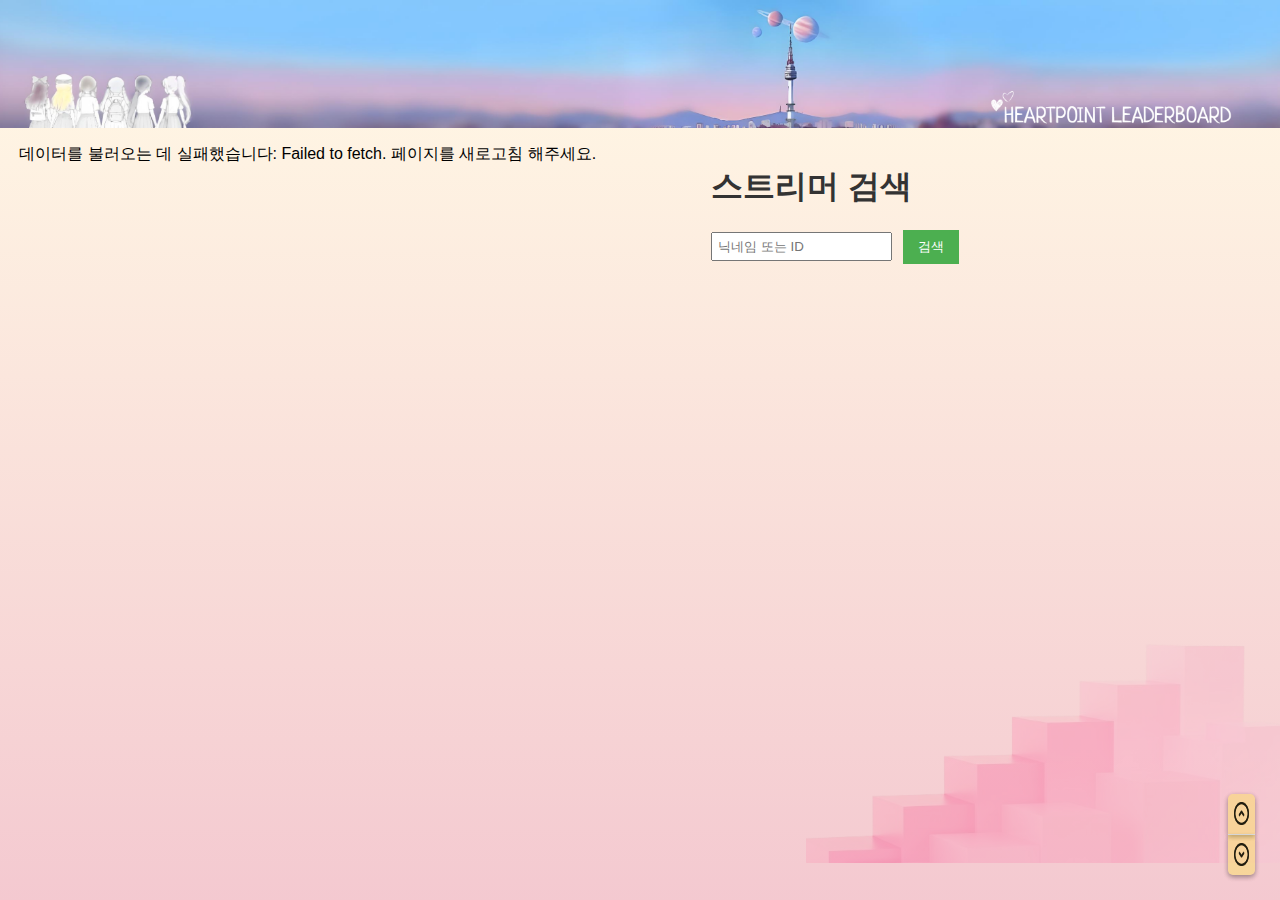
<file: ranking/index.html>
<!DOCTYPE html>
<html lang="ko">
<head>
  <meta charset="UTF-8">
  <meta name="viewport" content="width=device-width, initial-scale=1.0">
  <title>하트포인트 리더보드</title>
  <link rel="icon" href="judon.png" type="image/png">
  <link rel="stylesheet" href="ranking_styles.css">
</head>
<body>
  <div class="page-wrapper">
    <div class="banner">
	  </div>
    <div class="container">
      <div class="main-section">
        <div id="tables-container">
          <p>데이터를 불러오는 중...</p>
        </div>
      </div>
      <div class="search-section">
        <h1>스트리머 검색</h1>
        <div class="search-bar">
          <input type="text" id="search-input" placeholder="닉네임 또는 ID" autocomplete="off">
          <button onclick="searchId()">검색</button>
          <div id="autocomplete-dropdown"></div>
        </div>
        <div id="search-result">
          <!-- 검색 결과가 여기에 표시됩니다 -->
        </div>
        <img src="corner.png" alt="bottom-right" class="corner-image">
      </div>
    </div>
  </div>
  <script src="ranking_script.js"></script>
</body>
</html>
</file>
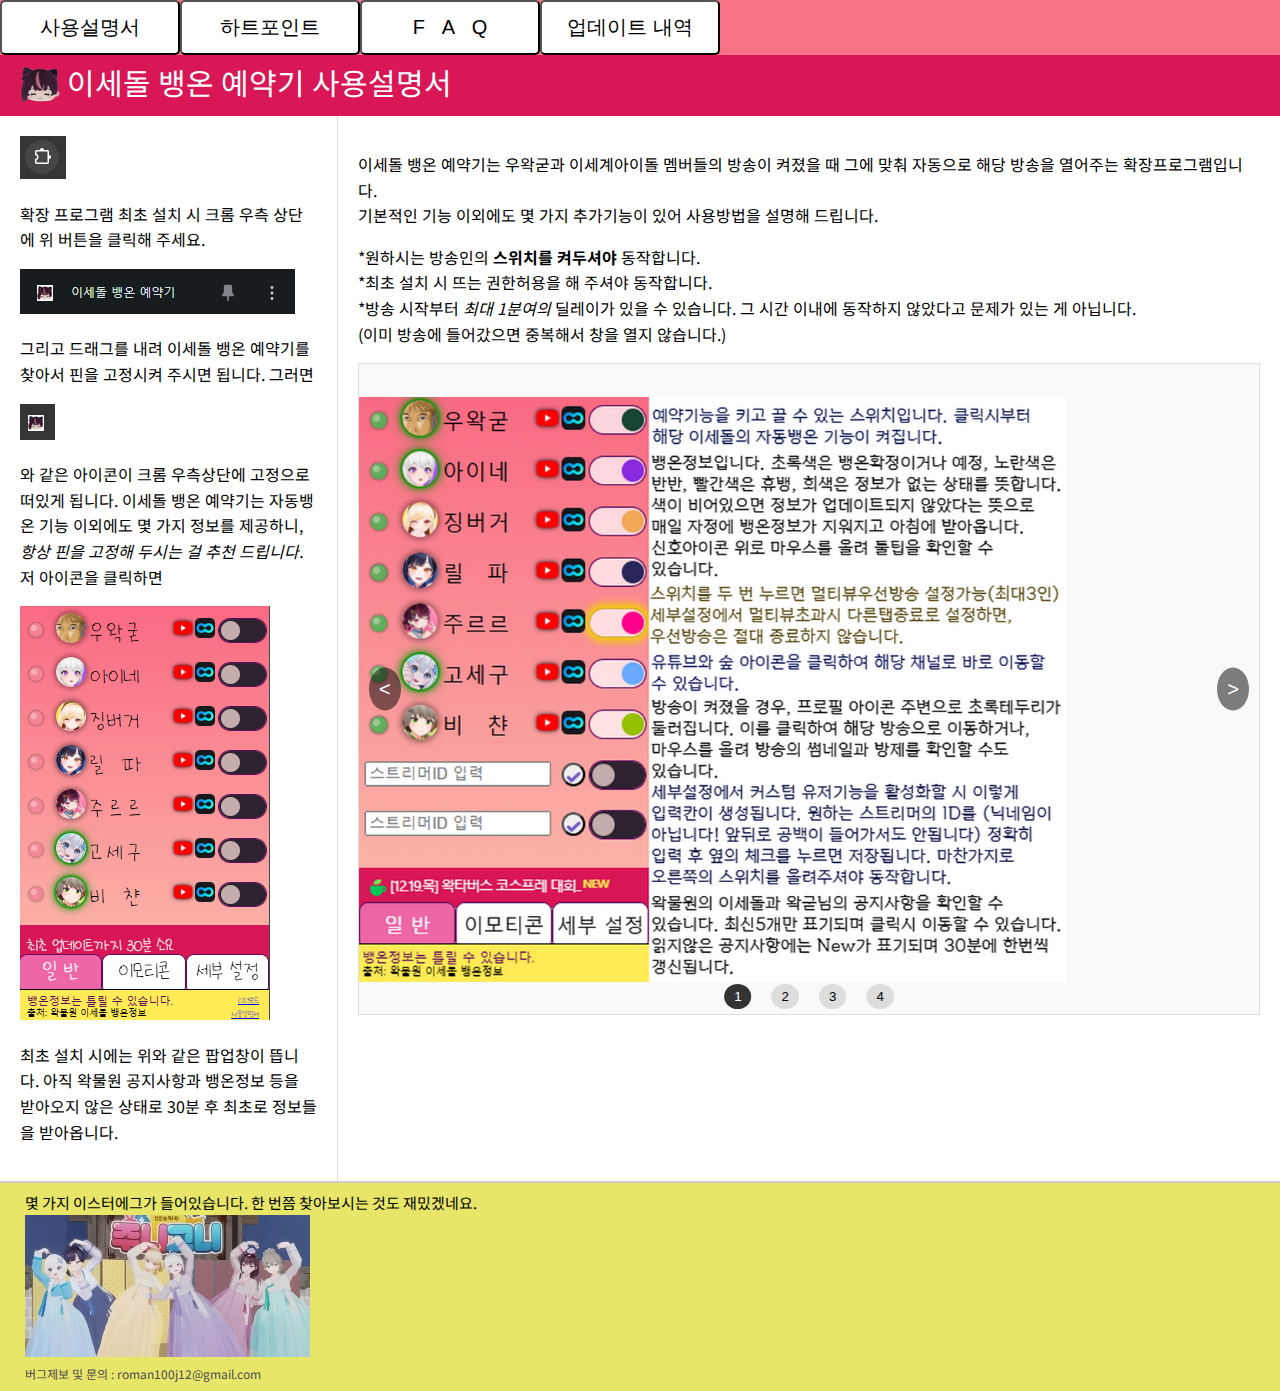
<file: manual/manual.html>
<!doctype html>
<html>
<head>
<meta charset="utf-8">
<meta name="viewport" content="width=device-width, initial-scale=1.0">
<title>이세돌 뱅온 예약기</title>
<link rel="icon" href="judon.png" type="image/png">
<link href="https://fonts.googleapis.com/css2?family=Noto+Sans+KR:wght@400;700&display=swap" rel="stylesheet">
<style type="text/css">
</style>
<link rel="stylesheet" href="manual.css">

</head>

<body>
<div class="content">
  <div class="tabs">
    <button class="tab-button" data-tab="tab1">사용설명서</button>
	<button class="tab-button" data-tab="tab4">하트포인트</button>
	<button class="tab-button" data-tab="tab2">F&nbsp;&nbsp;&nbsp;A&nbsp;&nbsp;&nbsp;Q</button>
    <button class="tab-button" data-tab="tab3">업데이트 내역</button>
  </div>
<div id="tab1" class="tab-content">
  <div class="title">
    <img src="judon.png" alt="judon" class="judon">
    이세돌 뱅온 예약기 사용설명서
  </div>
  <div class="split-container">
    <div class="left-content">
      <div class="manual-content">
        <img src="image001.png" alt="image01">
        <p>확장 프로그램 최초 설치 시 크롬 우측 상단에 위 버튼을 클릭해 주세요.</p>
        <p><img src="image002.png" alt="image02"></p>
        <p>그리고 드래그를 내려 이세돌 뱅온 예약기를 찾아서 핀을 고정시켜 주시면 됩니다. 그러면</p>
        <p><img src="image003.png" alt="image03"></p>
        <p>와 같은 아이콘이 크롬 우측상단에 고정으로 떠있게 됩니다.
          이세돌 뱅온 예약기는 자동뱅온 기능 이외에도 몇 가지 정보를 제공하니, 
          <em>항상 핀을 고정해 두시는 걸 추천 드립니다.</em> 저 아이콘을 클릭하면
        </p>
        <p><img src="image004.png" alt="image04"></p>
        <p>최초 설치 시에는 위와 같은 팝업창이 뜹니다. 아직 왁물원 공지사항과 뱅온정보 등을 받아오지 않은 상태로 
          30분 후 최초로 정보들을 받아옵니다.
        </p>
      </div>
    </div>

    <div class="right-content">
      <p>이세돌 뱅온 예약기는 우왁굳과 이세계아이돌 멤버들의 방송이 켜졌을 때 그에 맞춰 자동으로 해당 방송을 열어주는 확장프로그램입니다.<br>기본적인 기능 이외에도 몇 가지 추가기능이 있어 사용방법을 설명해 드립니다.</p>
      <p>*원하시는 방송인의 <strong>스위치를 켜두셔야</strong> 동작합니다.<br>
*최초 설치 시 뜨는 권한허용을 해 주셔야 동작합니다.<br>
*방송 시작부터 <em>최대 1분여의</em> 딜레이가 있을 수 있습니다. 그 시간 이내에 동작하지 않았다고 문제가 있는 게 아닙니다.<br>
(이미 방송에 들어갔으면 중복해서 창을 열지 않습니다.)</p>
		<div class="slider-container">
		  <div class="slider-wrapper">
			<div class="slider-item"><img src="image005.png" alt="이미지 1"></div>
			<div class="slider-item"><img src="image006.png" alt="이미지 2"></div>
			<div class="slider-item"><img src="image007.png" alt="이미지 3"></div>
			<div class="slider-item"><img src="image008.png" alt="이미지 4"></div>
		  </div>

		  <button class="arrow left-arrow">&lt;</button>
		  <button class="arrow right-arrow">&gt;</button>

		  <div class="pagination">
			<button class="page-btn" data-index="0">1</button>
			<button class="page-btn" data-index="1">2</button>
			<button class="page-btn" data-index="2">3</button>
			<button class="page-btn" data-index="3">4</button>
		  </div>
		</div>

    </div>
  </div>
</div>
	<div id="tab4" class="tab-content" style="display: none;">
		<div class="title-update"><img src="judon.png" alt="judon" class="judon">
      하트포인트
    </div>
		하트포인트 샤랄
	</div>		
	<div id="tab2" class="tab-content" style="display: none;">
		<div class="title-update"><img src="judon.png" alt="judon" class="judon">
      F&nbsp;A&nbsp;Q
    </div>
	    <div class="faq">
        <div class="faq-item">
            <div class="faq-title">이세돌 뱅온 예약기가 랙을 유발할 수 있나요?</div>
            <div class="faq-content">일반적으로 그렇지 않습니다. 기본 동작은 1분에 한번 매우 짧은 시간 동안 수십 KB 정도의 정보를 받고 확인하는게 끝입니다. 생방송을 시청하는 와중에도, 매크로 기능을 사용할때나 UP버튼을 누를때 같은 기능이 동작하는 짧은 순간에만 관여하며, 화면 내 정보를 실시간으로 읽거나 쓰지 않습니다. 다만 팝업창의 경우 정보량이 많아서 일반적인 확장프로그램의 팝업보다 무거울 수 있습니다. 하지만 대부분의 환경에서 랙을 유발할 정도는 아니며 있다 하더라도 컴퓨터와 인터넷 사용에는 지장없이, 팝업창을 열때에 약간의 지연만 있을 뿐입니다.</div>
        </div>
        <div class="faq-item">
            <div class="faq-title">방송창이 열릴때 일시정지 상태에서 열립니다.</div>
            <div class="faq-content">크롬의 경우   <a href="#" class="copy-link" data-url="chrome://media-engagement/">chrome://media-engagement/</a>(클릭하여 복사한뒤, 주소창에 넣고 엔터를 눌러주세요) <br> 엣지의 경우   <a href="#" class="copy-link" data-url="edge://media-engagement/">edge://media-engagement/</a> 를 열어보세요. <br> 하단 Origin열에서 https://play.sooplive.co.kr를 찾아서 Score와 Is High를 보시기 바랍니다. 크롬은 기본적으로 가본적없는 사이트에 들어갔을 때 조작없이는 영상이 재생되지 않도록 자동 재생 제한정책을 두고 있습니다. 해당 사이트에 들어가서 수 분 이상의 영상 시청을 여러번 꾸준히 했을 경우에만 신뢰할 수 있는 사이트로 등록되어 자동 재생이 허용됩니다. 이 점수가 낮을 경우 <br>(Is High가 No일 경우) 뱅온 예약기가 연 방송이 아니라 아무 숲 생방송에서든 새로고침을 했을경우 똑같이 영상이 재생되지 않는것을 확인할 수 있습니다.	생방송이나 VOD를 여러편 시청하면 자연스럽게 제한이 해제되며, 새로운 컴퓨터로 접속, 새로운 브라우저로 접속, 혹은 컴퓨터 포멧, 브라우저의 쿠키 초기화시에 이 점수(MEI)도 같이 초기화 될 수 있으니 이 경우에 며칠정도 불편을 참아주시면 감사하겠습니다.</div>
        </div>
        <div class="faq-item">
            <div class="faq-title">방송창이 열리지 않습니다.</div>
            <div class="faq-content">이세돌 뱅온 예약기는 1분에 한번씩 방송상태를 확인합니다. 즉, 빠르면 1,2초만에도 뱅온을 감지하지만 길면 뱅온 후 1분이 지나서야 뱅온을 감지합니다. 하지만, 브라우저 상태나 환경에 따라 간혹 1분을 넘기는 경우도 존재할 수 있습니다. 만약 뱅온후 2~3분이 지났는데 뱅온 예약기가 동작하지 않았다면, 우선 팝업창을 열어 설정을 확인하시고, (해당 이세돌의 뱅온 알람이 켜져있는지와, 3개 이상의 생방송이 켜져있을때 켜짐 방지가 되어있지 않은지) 설정이 제대로 되어있는데 동작하지 않았다면, 추후 크롬을 껐다켜보거나 그래도 고쳐지지 않을 경우 뱅온예약기를 삭제 후 재설치 하시는 방법을 권장드립니다. 더해서 만약 해당 방송을 어떤 방식으로든 한 번이라도 들어갔다가 나왔던경우, 이미 진입한 방송으로 저장되어 창을 열지 않습니다. 이는 오동작이 아닙니다. <br>해결이 되지 않는다면, roman100j12@gmail.com 로 연락주시면 최대한 도와드리겠습니다.</div>
        </div>
    	</div>
	</div>
	<div id="tab3" class="tab-content" style="display: none;">
		<div class="title-update"><img src="judon.png" alt="judon" class="judon">
      업데이트 내역
    </div>
	<div class="update-list">
	<p>
      <strong>v2.5.0</strong><br>
      ▶OGQ단축어 매크로 기능이 추가되었습니다.<br>
      ▶축하창 기능이 추가되었습니다.<br>
      ▶FAQ페이지가 작성되었습니다.
    </p>
		
    <p>
      <strong>v2.4.4</strong><br>
      ▶뱅온 우선순위 설정이 가능해졌습니다. 최대 3명의 방송인까지 스위치를 한번 더 눌러 설정가능합니다.<br>
      -세부설정에서 다른탭종료시 적용됩니다.<br>
      ▶사용설명서 페이지를 읽기 편하게 재작성했습니다.
    </p>
    
    <p>
      <strong>v2.4.3</strong><br>
      ▶up버튼 클릭 기능 세분화, 우왁굳, 이세돌, 커스텀 방송만 up버튼을 누르게 설정이 가능해졌습니다.
    </p>
    
    <p>
      <strong>v2.4.2</strong><br>
      ▶alt키 차단기능 추가<br>
      ▶X embed기능 최신화<br>
      ▶업데이트 안내방법 개선
    </p>
    
    <p>
      <strong>v2.4.1</strong><br>
      ▶이모티콘 기능 에러 대응
    </p>
    
    <p>
      <strong>v2.4.0</strong><br>
      ▶이모티콘 관련 기능 추가<br>
      ▶이스터에그 4개 추가 및 기존 이스터에그 개선<br>
      ▶UI 개선
    </p>
    
    <p>
      <strong>v2.3.1</strong><br>
      ▶폰트변경기능 추가<br>
      ▶멀티뷰 초과시 반응추가<br>
      ▶공지사항기능 추가
    </p>
    
    <p>
      <strong>v2.3.0</strong><br>
      ▶이스터에그 추가<br>
      ▶커스텀id기능 추가<br>
      ▶썸네일 미리보기 추가<br>
      ▶up버튼 자동클릭기능 추가
    </p>
    
    <p>
      <strong>v2.2.0</strong><br>
      ▶숲 전환 대응
    </p>
    
    <p>
      <strong>v2.1.2</strong><br>
      ▶데이터베이스 리딩방식 변경<br>
      ▶안읽은공지에 표식 추가
    </p>
    
    <p>
      <strong>v2.1.0</strong><br>
      ▶데이터베이스 리딩방식 변경
    </p>
    
    <p>
      <strong>v2.1.0</strong><br>
      ▶UI를 전체적으로 개선했습니다. 글자 자간을 맞추고, 탭으로 설정들을 분리했습니다.<br>
      ▶왁물원의 공지들을 데이터베이스에서 가져옵니다. 이세돌 공지 혹은 카페공지와 이세돌 공지를 합쳐서 최근 5개를 보여줍니다. (30분 단위로 최신화 됩니다.)<br>
      ▶누군가 방송을 키면 프로필사진에 방송중인걸 알아볼 수 있게 표시되며 프로필 사진위로 마우스를 올리면 방송 제목이 뜨고 클릭하여 바로 방송에 들어가 볼 수 있습니다.<br>
      ▶이스터에그 2개를 넣어놓았습니다.
    </p>
    
    <p>
      <strong>v2.0.2</strong><br>
      ▶뱅온정보 읽기방식을 실시간 구독형에서 스케쥴형으로 변경
    </p>
    
    <p>
      <strong>v2.0.0</strong><br>
      ▶뱅온정보 제공 기능을 도입했습니다. 왁물원에 뱅온정보가 올라올때 그에 맞춰 자동으로 뱅온정보가 제공되며 신호등 모양의 표시로 쉽게 인지할 수 있게 했습니다.<br>
      - 신호아이콘 위로 마우스를 올리면 툴팁이 떠오릅니다.<br>
      ▶슬라이드가 켜졌는지 꺼졌는지 구분하기 힘들다는 피드백을 받아 켜졌을때 버튼 스위치가 초록색으로 바뀌어 더 직관적으로 이해할 수 있게 하였습니다.<br>
      ▶설정값 저장방식을 개선했습니다. 이제 업데이트가 되었거나 확장프로그램을 껐다가 키더라도 설정값은 유지됩니다.
    </p>
    
    <p>
      <strong>v1.21</strong><br>
      ▶X도 변환목록에 추가했습니다.<br>
      ▶아프리카vod 캐치 판별방법을 개선했습니다. url에 의존하지 않습니다.<br>
      ▶iframe 사이즈를 직접 조절할 수 있게 했습니다.<br>
      - url 앞에 붙여서 (500,500) 식으로 가로, 세로 사이즈를 지정할 수 있습니다. 없을 경우 기본사이즈로 출력됩니다. (일반적인 경우 굳이 조정할 필요 없습니다)
    </p>
    
    <p>
      <strong>v1.20</strong><br>
      ▶글에서 하나의 url만 변환하던 것을 모든 url을 변환하게 업데이트 했습니다. (다만, 한 url당 한번만 변환됩니다.)<br>
      ▶아프리카tv vod뿐만 아니라, 인스타그램, 사운드클라우드 링크도 적절하게 변환해줍니다.<br>
      ▶아프리카tv catch를 제대로 변환하지 못했던 문제를 해결했습니다.
    </p>
    
    <p>
      <strong>v1.11</strong><br>
      ▶미갤이 포함되지 않았던 오류를 수정했습니다.
    </p>
    
    <p>
      <strong>v1.1</strong><br>
      ▶디시인사이드에서 아프리카tv vod링크를 자동으로 플레이어로 전환시켜주는 기능을 넣었습니다. 이제 디시인사이드에서도 편하게 클립이나 다시보기를 시청하세요.
    </p>    
</div>
	</div>
</div>
	<div class="bottom">
		<div class="bottom-section">몇 가지 이스터에그가 들어있습니다. 한 번쯤 찾아보시는 것도 재밌겠네요.</div>
		<a href="https://youtu.be/fgSXAKsq-Vo?si=cuCOvIsEu9eP6RYe" target="_blank" rel="noopener noreferrer">
    		<img src="sixsedol.webp" alt="sixsedol">
		</a>
		<div class="bottom-donation">버그제보 및 문의 : roman100j12@gmail.com</div>
	</div>
</body>
<script src="manual_script.js"></script>
</html>
</file>
<file: manual.css>
@charset "utf-8";
/* styles.css */
body {
    margin: 0;
	  font-family: 'Noto Sans KR', sans-serif;
    font-size: 16px;
  	line-height: 1.6;
    padding: 0;
    height: 100vh;
    display: flex;
    flex-direction: column;
}

.split-container {
  display: flex;
  width: 100%;
}

.left-content {
  flex: 0.6;
  padding: 20px;
  border-right: 1px solid #ddd;
}

.right-content {
  flex: 1.0;
  padding: 20px;
}

.content {
    flex: 1;
    display: flex;
    flex-direction: column;
    border-bottom: 1px solid #ccc;
}

.tabs {
    display: flex;
    justify-content: start;
    background-color: #F97387;
}

.tab-button {
	font-size: 20px;
	padding: 12px 17px;
	background-color: white;
	border-radius: 5px;
}
.tab-button:hover, .tab-button.active {
	background-color: #EE66A6;
	color: white;
}

.title {
	font-size: 30px;
	color: white;
	background-color: #D91656;
	padding-left: 20px;
	padding-bottom: 10px;
}

.title-update {
	font-size: 30px;
	color: white;
	background-color: #D91656;
	padding-left: 20px;
	padding-bottom: 10px;
}

.judon {
	position: relative;
    top: 10px;
	width: 40px;
    height: auto;
}

.tab-content {
    flex: 1;
}

.bottom {
	padding: 8px;
	padding-left: 25px;
    background-color: #E7E669;
    border-top: 1px solid #ccc;
}

.bottom-section {
	font-size: 15px;
}

.bottom-donation {
	font-size: 12px;
	color: #4D4D4D
}

/* 슬라이더 전체 영역 */
.slider-container {
  width: 900px;
  height: 650px;
  overflow: hidden;
  position: relative;
  margin: auto;
  border: 1px solid #ddd;
  background: #f9f9f9;
}

.slider-wrapper {
  display: flex;
  transition: transform 0.5s ease-in-out;
  width: 300%;
  height: 100%;
}

.slider-item {
  flex: 0 0 100%;
  display: flex;
  justify-content: left;
  align-items: center;
  overflow: hidden;
  height: 100%;
}

.slider-item img {
  max-width: 90%;
  max-height: 90%;
  object-fit: cover;
  display: block;
}

/* 좌우 화살표 버튼 */
.arrow {
  position: absolute;
  top: 50%;
  transform: translateY(-50%);
  background: rgba(0, 0, 0, 0.5);
  color: white;
  border: none;
  padding: 10px;
  cursor: pointer;
  z-index: 10;
  font-size: 20px;
  border-radius: 50%;
}

.left-arrow {
  left: 10px;
}

.right-arrow {
  right: 10px;
}

.pagination {
  position: absolute;
  bottom: 5px;
  left: 50%;
  transform: translateX(-50%);
  display: flex;
  gap: 10px;
  z-index: 10;
}

.page-btn {
  background: #ddd;
  border: none;
  padding: 5px 10px;
  margin: 0 5px;
  cursor: pointer;
  border-radius: 50%;
}

.page-btn.active {
  background: #333;
  color: white;
}

.faq {
	margin: 0;
	max-width: 70%;
}

.faq-item {
	margin-top: 10px;
	margin-bottom: 10px;
}

.faq-title {
	font-size: 1.5rem;
	width: 50%;
	font-weight: bold;
	color: white;
	background-color: #007BFF;
	padding: 10px 10px;
	padding-left: 20px;
	border-radius: 25px;
	display: inline-block;
	margin-left: 20px;
}

.faq-content {
	padding: 15px;
	background-color: #ffffff;
	border: 1px solid #ddd;
	border-radius: 5px;
	box-shadow: 0 2px 4px rgba(0, 0, 0, 0.1);
	margin-left: 10px;
}
</file>
<file: manual/manual.css>
@charset "utf-8";
/* styles.css */
body {
    margin: 0;
	  font-family: 'Noto Sans KR', sans-serif;
    font-size: 16px;
  	line-height: 1.6;
    padding: 0;
    height: 100vh;
    display: flex;
    flex-direction: column;
}

.split-container {
  display: flex;
  width: 100%;
}

.left-content {
  flex: 0.6;
  padding: 20px;
  border-right: 1px solid #ddd;
}

.right-content {
  flex: 1.0;
  padding: 20px;
}

.heartpoint-content {
  padding: 5px 20px;
	margin-bottom: 40px;
}

.content {
    flex: 1;
    display: flex;
    flex-direction: column;
    border-bottom: 1px solid #ccc;
}

.tabs {
    display: flex;
    justify-content: start;
    background-color: #F97387;
}

.tab-button {
	font-size: 20px;
	padding: 12px 17px;
	background-color: white;
	width: 180px;
	border-radius: 5px;
}
.tab-button:hover{ 
	background-color: #EBA5C6;
	color: white;
}

.tab-button.active {
	background-color: #EE66A6;
	color: white;
}

.title {
	font-size: 30px;
	color: white;
	background-color: #D91656;
	padding-left: 20px;
	padding-bottom: 10px;
}

.title-update {
	font-size: 30px;
	color: white;
	background-color: #D91656;
	padding-left: 20px;
	padding-bottom: 10px;
}

.judon {
	position: relative;
    top: 10px;
	width: 40px;
    height: auto;
}

.tab-content {
    flex: 1;
}

.bottom {
	padding: 8px;
	padding-left: 25px;
    background-color: #E7E669;
    border-top: 1px solid #ccc;
}

.bottom-section {
	font-size: 15px;
}

.bottom-donation {
	font-size: 12px;
	color: #4D4D4D
}

/* 슬라이더 전체 영역 */
.slider-container {
  width: 900px;
  height: 650px;
  overflow: hidden;
  position: relative;
  margin: auto;
  border: 1px solid #ddd;
  background: #f9f9f9;
}

.slider-wrapper {
  display: flex;
  transition: transform 0.5s ease-in-out;
  width: 300%;
  height: 100%;
}

.slider-item {
  flex: 0 0 100%;
  display: flex;
  justify-content: left;
  align-items: center;
  overflow: hidden;
  height: 100%;
}

.slider-item img {
  max-width: 90%;
  max-height: 90%;
  object-fit: cover;
  display: block;
}

/* 좌우 화살표 버튼 */
.arrow {
  position: absolute;
  top: 50%;
  transform: translateY(-50%);
  background: rgba(0, 0, 0, 0.5);
  color: white;
  border: none;
  padding: 10px;
  cursor: pointer;
  z-index: 10;
  font-size: 20px;
  border-radius: 50%;
}

.left-arrow {
  left: 10px;
}

.right-arrow {
  right: 10px;
}

.pagination {
  position: absolute;
  bottom: 5px;
  left: 50%;
  transform: translateX(-50%);
  display: flex;
  gap: 10px;
  z-index: 10;
}

.page-btn {
  background: #ddd;
  border: none;
  padding: 5px 10px;
  margin: 0 5px;
  cursor: pointer;
  border-radius: 50%;
}

.page-btn.active {
  background: #333;
  color: white;
}

.faq {
	margin: 0;
	max-width: 70%;
}

.faq-item {
	margin-top: 10px;
	margin-bottom: 10px;
}

.faq-title {
	font-size: 1.5rem;
	width: 60%;
	font-weight: bold;
	color: white;
	background-color: #007BFF;
	padding: 10px 10px;
	padding-left: 20px;
	border-radius: 25px;
	display: block;
	margin-left: 20px;
    margin-right: 20px;
    cursor: pointer;
    transition: background-color 0.3s ease;
}

.faq-title:hover {
    background-color: #0056b3;
}

.faq-content {
	background-color: #ffffff;	
	border-radius: 0 0 10px 10px;
	box-shadow: 0 2px 4px rgba(0, 0, 0, 0.5);
	margin-left: 20px;
    margin-right: 20px;
	width: 80%;
    margin-top: 5px;
    overflow: hidden;
    max-height: 0;
    transition: max-height 1s ease, padding 1s ease;
    padding: 0 15px;
}

.faq-item.active .faq-content {
    max-height: 1000px;
    padding: 15px;
    transition: max-height 1.5s ease;
}

.image-hover-trigger {
    color: #007BFF;
    cursor: pointer;
    position: relative;
    font-weight: bold;
}

.image-hover-trigger:hover {
    color: #0056b3;
}

#image-popup-container {
    position: fixed;
    display: none;
    background-color: white;
    border: 1px solid #ccc;
    padding: 5px;
    box-shadow: 2px 2px 8px rgba(0,0,0,0.3);
    z-index: 1000;
    pointer-events: none;
}

#image-popup-container img {
    display: block;
    max-width: 100%;
    height: auto;
}

.faq-item:first-child .faq-content img {
    display: none;
}

.update-list {
	margin-left: 20px
}
</file>
<file: product_showcase/styles.css>
:root {
  --bg: #f6f8fb;
  --surface: #ffffff;
  --surface-soft: #f8fafc;
  --ink: #1d2a36;
  --muted: #5c6b79;
  --line: #d9e1e9;
  --accent: #2d6ea4;
  --accent-strong: #245a86;
  --radius: 16px;
  --shadow: 0 8px 22px rgba(17, 35, 51, 0.06);
}

* {
  box-sizing: border-box;
}

html,
body {
  margin: 0;
  padding: 0;
}

body {
  font-family: "Noto Sans KR", sans-serif;
  color: var(--ink);
  background: linear-gradient(180deg, #f4f7fb 0%, #fbfcfe 100%);
  min-height: 100vh;
  overflow-x: hidden;
}

.bg-glow {
  position: fixed;
  width: 380px;
  height: 380px;
  border-radius: 50%;
  z-index: -1;
  filter: blur(60px);
  opacity: 0.2;
  pointer-events: none;
}

.bg-glow-a {
  background: #c4dced;
  top: -150px;
  left: -120px;
}

.bg-glow-b {
  background: #d7e0ec;
  right: -120px;
  top: 40%;
}

.topbar {
  position: sticky;
  top: 0;
  z-index: 20;
  display: flex;
  align-items: center;
  justify-content: space-between;
  padding: 14px 28px;
  backdrop-filter: blur(8px);
  background: rgba(250, 252, 255, 0.86);
  border-bottom: 1px solid rgba(16, 33, 48, 0.08);
}

.brand {
  font-family: "Space Grotesk", sans-serif;
  font-size: 1.05rem;
  font-weight: 700;
  color: var(--ink);
  text-decoration: none;
  letter-spacing: 0.03em;
}

.brand span {
  color: #355a7b;
}

.topnav {
  display: flex;
  gap: 18px;
}

.topnav a {
  color: var(--muted);
  text-decoration: none;
  font-size: 0.93rem;
  padding: 8px 10px;
  border-radius: 999px;
  transition: 180ms ease;
}

.topnav a:hover,
.topnav a.active {
  color: var(--ink);
  background: rgba(45, 110, 164, 0.1);
}

.wrap {
  width: min(1120px, calc(100% - 40px));
  margin: 0 auto;
}

.hero {
  display: grid;
  grid-template-columns: 1.15fr 1fr;
  gap: 24px;
  padding: 62px 0 46px;
  align-items: center;
}

.label {
  display: inline-block;
  margin: 0 0 10px;
  font-size: 0.78rem;
  letter-spacing: 0.11em;
  font-weight: 700;
  color: #4f6b84;
}

.hero h1 {
  margin: 0 0 14px;
  font-family: "Space Grotesk", sans-serif;
  font-size: clamp(1.8rem, 3vw, 2.7rem);
  line-height: 1.2;
}

.hero p {
  margin: 0;
  color: var(--muted);
  line-height: 1.68;
}

.hero-actions {
  margin-top: 16px;
  display: flex;
  align-items: flex-end;
  gap: 8px;
  flex-wrap: wrap;
}

.download-btn {
  display: inline-flex;
  align-items: center;
  justify-content: center;
  min-height: 42px;
  padding: 0 18px;
  border-radius: 10px;
  background: linear-gradient(135deg, #2d6ea4 0%, #2b5f8b 100%);
  color: #ffffff;
  text-decoration: none;
  font-weight: 700;
  font-size: 0.95rem;
  letter-spacing: 0.01em;
  box-shadow: 0 8px 18px rgba(43, 95, 139, 0.24);
  transition: transform 140ms ease, box-shadow 140ms ease, filter 140ms ease;
}

.download-btn:hover {
  transform: translateY(-1px);
  box-shadow: 0 10px 20px rgba(43, 95, 139, 0.3);
  filter: brightness(1.04);
}

.download-version {
  color: #4f6577;
  font-size: 0.8rem;
  font-weight: 600;
  line-height: 1;
}

.intro-emphasis {
  color: #2e648f;
  font-weight: 700;
}

section {
  padding: 46px 0;
}

h2 {
  font-family: "Space Grotesk", sans-serif;
  margin: 0 0 18px;
  font-size: clamp(1.6rem, 2.5vw, 2.2rem);
}

.notice-box {
  margin: 0 0 18px;
  padding: 16px 18px;
  border-radius: 14px;
  border: 1px solid #b9d2e7;
  background: linear-gradient(180deg, #f5fbff 0%, #edf7ff 100%);
  box-shadow: 0 6px 16px rgba(31, 74, 110, 0.08);
}

.notice-box p {
  margin: 0;
  color: #36556d;
  line-height: 1.6;
}

.notice-mail {
  margin-top: 8px !important;
  font-weight: 700;
}

.notice-mail a {
  color: #1f6798;
  text-decoration: none;
}

.notice-mail a:hover {
  text-decoration: underline;
}

.card-grid {
  display: grid;
  grid-template-columns: repeat(3, minmax(0, 1fr));
  gap: 14px;
}

.card {
  background: #fff;
  border: 1px solid var(--line);
  border-radius: var(--radius);
  padding: 20px;
  box-shadow: var(--shadow);
}

.card h3 {
  margin: 0 0 8px;
  font-size: 1.05rem;
}

.card p {
  margin: 0;
  color: var(--muted);
  line-height: 1.65;
}

.split {
  display: grid;
  grid-template-columns: 1fr 1fr;
  gap: 18px;
  align-items: start;
}

.feature-list {
  margin: 14px 0 0;
  padding-left: 18px;
  color: var(--muted);
  line-height: 1.8;
}

.feature-list li {
  padding: 4px 8px;
  border-radius: 10px;
}

.feature-list strong {
  color: var(--ink);
}

.inline-clip-icon {
  width: 16px;
  height: 16px;
  margin: 0 4px 1px;
  vertical-align: middle;
  border-radius: 3px;
  object-fit: contain;
}

.editor-feature {
  transition: background-color 180ms ease, color 180ms ease;
}

.editor-feature.active {
  background: rgba(45, 110, 164, 0.1);
  color: #274a69;
}

.stacked-shots {
  display: grid;
  gap: 12px;
}

.image-slot {
  min-height: 210px;
  border-radius: var(--radius);
  border: 2px dashed #c7d3df;
  background: #f9fcff;
  display: grid;
  place-items: center;
  text-align: center;
  padding: 20px;
  color: #3f5969;
}

.image-slot p {
  margin: 0 0 4px;
  font-weight: 600;
}

.image-slot small {
  color: #61798a;
}

.shot-card {
  margin: 0;
  min-height: 240px;
  padding: 10px;
  border: 1px solid #d8e3ee;
  background: #ffffff;
  box-shadow: var(--shadow);
  display: flex;
  flex-direction: column;
  justify-content: flex-start;
  align-items: stretch;
  gap: 8px;
  overflow: hidden;
}

.shot-card img {
  width: 100%;
  flex: 1 1 auto;
  min-height: 0;
  border-radius: 10px;
  background: #f5f9fc;
  object-fit: contain;
  display: block;
}

.shot-card figcaption {
  margin: 0;
  text-align: center;
  font-size: 0.9rem;
  color: #5f7586;
  font-weight: 600;
}

.editor-demo {
  min-height: 320px;
}

.editor-visual {
  position: relative;
  flex: 1 1 auto;
  min-height: 0;
  border-radius: 10px;
  overflow: hidden;
}

.editor-visual img {
  height: 100%;
}

.focus-layer {
  position: absolute;
  inset: 0;
  opacity: 0;
  transition: opacity 220ms ease;
  pointer-events: none;
}

.editor-demo[data-focus="crop"] .layer-crop,
.editor-demo[data-focus="multi"] .layer-multi {
  opacity: 1;
}

.crop-box {
  position: absolute;
  left: 2.8%;
  top: 14.8%;
  width: 69.5%;
  height: 61.5%;
  border: 2px solid #ff3fa9;
  box-shadow: 0 0 0 999px rgba(8, 14, 22, 0.28), 0 0 20px rgba(255, 63, 169, 0.58);
  border-radius: 2px;
  animation: cropMorph 2.8s ease-in-out infinite;
}

.crop-handle {
  position: absolute;
  width: 12px;
  height: 12px;
  border: 2px solid #ff3fa9;
  background: rgba(255, 255, 255, 0.94);
  border-radius: 2px;
}

.h-tl {
  left: -7px;
  top: -7px;
}

.h-t {
  left: calc(50% - 6px);
  top: -7px;
}

.h-tr {
  right: -7px;
  top: -7px;
}

.h-r {
  right: -7px;
  top: calc(50% - 6px);
}

.h-br {
  right: -7px;
  bottom: -7px;
}

.h-b {
  left: calc(50% - 6px);
  bottom: -7px;
}

.h-bl {
  left: -7px;
  bottom: -7px;
}

.h-l {
  left: -7px;
  top: calc(50% - 6px);
}

.timeline-focus {
  position: absolute;
  left: 8%;
  right: 30%;
  bottom: 11%;
  height: 14%;
  border: 2px solid #ff3fa9;
  border-radius: 10px;
  background: rgba(255, 255, 255, 0.74);
  box-shadow: 0 0 14px rgba(255, 63, 169, 0.35);
}

.clip-segment {
  position: absolute;
  top: 28%;
  height: 44%;
  border-radius: 999px;
  background: rgba(255, 63, 169, 0.82);
  box-shadow: 0 0 8px rgba(255, 63, 169, 0.45);
  animation: segmentBlink 1.4s ease-in-out infinite;
}

.segment-a {
  left: 7%;
  width: 16%;
  animation-delay: 0s;
}

.segment-b {
  left: 34%;
  width: 19%;
  animation-delay: 0.18s;
}

.segment-c {
  left: 67%;
  width: 20%;
  animation-delay: 0.36s;
}

.playhead {
  position: absolute;
  top: 12%;
  bottom: 12%;
  width: 2px;
  background: #222f3b;
  box-shadow: 0 0 8px rgba(34, 47, 59, 0.4);
  animation: playheadMove 2.4s linear infinite;
}

.focus-caption {
  display: none;
}

.editor-demo[data-focus="crop"] .focus-caption-crop,
.editor-demo[data-focus="multi"] .focus-caption-multi {
  display: inline;
}

.partial-shot {
  min-height: 280px;
}

.hero-shot {
  min-height: 300px;
  border-style: solid;
  border-color: #d4e0ea;
  background: #fff;
  padding: 12px;
}

.hero-shot img {
  width: 100%;
  height: 100%;
  object-fit: contain;
  border-radius: 10px;
  display: block;
}

.reveal {
  opacity: 0;
  transform: translateY(16px);
  transition: opacity 380ms ease, transform 380ms ease;
}

.reveal.visible {
  opacity: 1;
  transform: translateY(0);
}

@keyframes cropMorph {
  0%,
  18% {
    left: 2.8%;
    top: 14.8%;
    width: 69.5%;
    height: 61.5%;
  }

  28%,
  46% {
    left: 18.5%;
    top: 14.8%;
    width: 27.5%;
    height: 61.5%;
  }

  56%,
  78% {
    left: 18.5%;
    top: 34.8%;
    width: 27.5%;
    height: 21.5%;
  }

  100% {
    left: 2.8%;
    top: 14.8%;
    width: 69.5%;
    height: 61.5%;
  }
}

@keyframes segmentBlink {
  0%,
  100% {
    opacity: 0.35;
  }
  50% {
    opacity: 1;
  }
}

@keyframes playheadMove {
  from {
    left: 4%;
  }
  to {
    left: 95%;
  }
}

@keyframes fadeInUp {
  from {
    opacity: 0;
    transform: translateY(8px);
  }
  to {
    opacity: 1;
    transform: translateY(0);
  }
}

@media (max-width: 980px) {
  .topbar {
    padding-inline: 16px;
  }

  .topnav {
    gap: 6px;
  }

  .topnav a {
    font-size: 0.85rem;
    padding: 7px 9px;
  }

  .hero,
  .split,
  .card-grid {
    grid-template-columns: 1fr;
  }

  .hero {
    padding-top: 52px;
  }

  .image-slot {
    min-height: 180px;
  }

  .editor-demo {
    min-height: 280px;
  }
}
</file>
<file: ranking/ranking_styles.css>
@charset "utf-8";
/* CSS Document */
body {
    font-family: Arial, sans-serif;
    margin: 0;
    padding: 0;
}

.page-wrapper {
    display: flex;
    flex-direction: column;
    height: 100vh;
	overflow: hidden;
}

.banner {
	aspect-ratio: 10 / 1;
	width: 100%;
    background-image: url('ranking_banner.png');
    background-size: cover;
    background-position: center;
	pointer-events: none;
	position: relative;
}

.container {
    flex: 1;
    display: flex;
    background: linear-gradient(to top, RGBa(227,120,138,0.4), rgba(253,218,162, 0.3));
    overflow: hidden;
	transition: all 0.3s ease;

}

.main-section {
    width: 55%;
    padding-left: 1.5vw;
    overflow-y: auto;
    background-color: transparent;
	position: relative;
    transition: width 0.3s ease


}

.search-section {
    width: 45%;
    padding: 1.2vw;
	overflow-y: auto;
    background-color: transparent;
	position: relative;
    transition: width 0.3s ease

}

.main-section.slide-out-left {
    transform: translateX(-100%);
    opacity: 0;
}

.search-section.slide-out-right {
    transform: translateX(100%);
    opacity: 0;
}

.honor-wrapper.fade-out {
    opacity: 0;
    pointer-events: none;
    transition: opacity 1s ease;
}

#black-overlay {
    position: fixed;
    top: 0;
    left: 0;
    width: 100vw;
    height: 100vh;
    background-color: black;
    opacity: 0;
    z-index: 4000;
    pointer-events: none;
    transition: opacity 1.5s ease;
    will-change: opacity;
}

#black-overlay.visible {
    opacity: 1;
    pointer-events: auto;
}

#rotating-emblem {
    position: fixed;
    top: 50%;
    left: 50%;
    transform: translate(-50%, -50%);
    z-index: 4001;
    opacity: 0;
    width: 300px;
    height: auto;
    pointer-events: none;
    transition: opacity 0.5s ease;
    will-change: opacity;
}

#rotating-emblem.visible {
    opacity: 1;
}

#hall-of-fame-container {
    position: fixed;
    top: 45%;
    left: 50%;
    transform: translate(-50%, -50%);
    z-index: 4002;
    display: flex;
    flex-direction: column;
    align-items: center;
    padding: 30px;
    background-color: rgba(30, 30, 30, 0.85);
    border-radius: 15px;
    color: white;
    opacity: 0;
    transition: opacity 0.5s ease;
    max-height: 80vh;
    overflow-y: auto;
    width: 85%;
    will-change: opacity;
}

#hall-of-fame-container.visible {
    opacity: 1;
}

#hall-of-fame-container img.static-emblem {
    width: 200px;
    height: auto;
    margin-bottom: -5px;
}

#hall-of-fame-container h1 {
    font-size: 2.5em;
    color: #FFD700;
    margin-bottom: 20px;
    text-shadow: 2px 2px 4px rgba(0, 0, 0, 0.5);
}

#hall-of-fame-container table {
    width: 100%;
/*    border-collapse: collapse;*/
	border-collapse: separate;
	border-spacing: 2px;
    margin-bottom: 20px;
    font-size: 1em;
    table-layout: fixed;

}

#hall-of-fame-container th,
#hall-of-fame-container td {
    opacity: 0;
    transform: translateY(15px);
 
    border: 1px solid rgba(255, 255, 255, 0.05);
	
	border-radius: 5px;
	
    padding: 10px 8px;
    text-align: center;
    white-space: nowrap;
    overflow: hidden;
    text-overflow: ellipsis;
    will-change: opacity, transform;
	background-clip: padding-box;
}

#hall-of-fame-container th {
    background-color: rgba(255, 255, 255, 0.05);
    color: rgba(255, 255, 255, 0.83);
    position: relative;
    overflow: hidden;
}

#hall-of-fame-container th:hover {
    text-shadow:
        0 0 5px #FFD700,
        0 0 10px #FFD700;
}

#hall-of-fame-container th::before {
    content: "";
    position: absolute;
    top: 0;
    left: -50%;
    width: 50%;
    height: 100%;
    background: linear-gradient(to right, transparent 0%, rgba(255,215,0,0.7) 50%, transparent 100%);
    mix-blend-mode: color-dodge;
    opacity: 0.2;
    pointer-events: none;
    animation: waveScrolling 4s linear infinite;
}

@keyframes waveScrolling {
    0% { left: -50%; }
    100% { left: 150%; }
}

#hall-of-fame-container tbody tr:nth-child(odd) td {
    background-color: rgba(255, 255, 255, 0.8);
    color: black;
}
#hall-of-fame-container tbody tr:nth-child(even) td {
     background-color: rgba(230, 230, 230, 0.8);
     color: black;
}

#hall-of-fame-container tbody tr td:hover {
    color: white;
    text-shadow:
        0 0 5px #FFD700,
        0 0 10px #FFD700;
    background-color: rgba(0, 0, 0, 0.2);
}

#hall-of-fame-container th:first-child,
#hall-of-fame-container td:first-child {
    width: 7%;
}

#hall-of-fame-container table thead tr th:first-child {
    color: transparent;
    text-shadow: none;
    pointer-events: none;
    background: none;
	border: none;
}

#hall-of-fame-container table thead tr th:first-child::before {
    display: none;
}

#hall-of-fame-container.visible th {
    opacity: 1;
    transform: translateY(0);
    transition-property: opacity, transform;
    transition-duration: 2.5s;
    transition-timing-function: cubic-bezier(0.2, 0.8, 0.2, 1);
    transition-delay: calc(0.3s + var(--column-index, 0) * 0.2s) !important;
}
/* 
#hall-of-fame-container table tbody tr {
} */

#hall-of-fame-container table tbody tr.row-visible td {
    opacity: 1;
    transform: translateY(0);
    transition-property: opacity, transform;
    transition-duration: 2.5s;
    transition-timing-function: cubic-bezier(0.2, 0.8, 0.2, 1);
    transition-delay: calc(1.3s + var(--column-index, 0) * 0.2s)
}



#hof-back-button {
    position: fixed;
    bottom: 30px;
    right: 30px;
    z-index: 4003;
    padding: 10px 20px;
    font-size: 16px;
    background-color: #f44336;
    color: white;
    border: none;
    border-radius: 5px;
    cursor: pointer;
    opacity: 0;
    pointer-events: none;
    transition: background-color 0.3s ease, transform 0.2s ease, opacity 0.5s ease;
    will-change: opacity, transform, background-color;
}

#hof-back-button.visible {
   opacity: 1;
   pointer-events: auto;
}

#hof-back-button:hover {
    background-color: #d32f2f;
    transform: scale(1.05);
}

#hof-back-button:active {
    transform: scale(0.98);
}

#hall-of-fame-container::-webkit-scrollbar {
    width: 10px;
}

#hall-of-fame-container::-webkit-scrollbar-track {
    background: rgba(255, 255, 255, 0.1);
    border-radius: 10px;
}

#hall-of-fame-container::-webkit-scrollbar-thumb {
    background: rgba(255, 215, 0, 0.6);
    border-radius: 10px;
}

#hall-of-fame-container::-webkit-scrollbar-thumb:hover {
    background: rgba(255, 215, 0, 0.8);
}


.corner-image {
    position: fixed;
    bottom: 0;
    right: 0;
    width: 37vw;
    height: 37vh;
    object-fit: contain;
	opacity: 0.3;
	pointer-events: none;
    
}

.search-bar {
    margin-bottom: 20px;
    position: relative;
}

.search-bar input {
    padding: 0.4vw;
    width: 13vw;
    margin-right: 0.5vw;
}

.search-bar button {
    padding: 8px 15px;
    background-color: #4CAF50;
    color: white;
    border: none;
    cursor: pointer;
}

.search-bar button:hover {
    background-color: #52C000;
}

button {
    padding: 5px 10px;
}

table {
    border-collapse: collapse;
    margin-bottom: 20px;
    font-size: 0.85em;
    width: 96%;
    table-layout: fixed;
}

th, td {
    border: 1px solid rgba(200,67,77,0.6);
    padding: 8px 6px;
    text-align: left;
    white-space: nowrap;
    overflow: hidden;
    text-overflow: ellipsis;
}

.trophy-column, .change-column {
    background-color: transparent !important;
    border: none !important;
}

.trophy-column {
    width: 15px;
    text-align: center;
}

.trophy-column img {
    width: 100%;
    height: auto;
    display: block;
}

.rank-column {
    width: 40px;
    text-align: center;
}

.th:nth-child(3), td:nth-child(3) {
    width: auto;
}

.change-column {
    width: 25px;
}

.th:first-child, td:first-child {
    width: 15px !important;
}

.th:nth-child(2), td:nth-child(2) {
    width: 30px !important;
}

.th:last-child, td:last-child {
    width: 32px !important;
}

.th.trophy-column, th.change-column {
    visibility: hidden;
}


th {
    background-color: #EC7B9A;
}

h1 {
    color: #333;
}

h2 {
    color: #333;
}

h3 {
    margin-top: 10px;
    margin-bottom: 8px;
    font-size: 1.2em;
}

.id-container {
    margin-bottom: 30px;
    padding-bottom: 20px;
    border-bottom: 1px dashed #ccc;
}

.period-tables {
    display: flex;
    flex-wrap: nowrap;
    justify-content: space-between;
    gap: 10px;
}

.period-container {
    flex: 1;
    min-width: 0;
}

#autocomplete-dropdown {
    position: absolute;
    top: 100%;
    left: 0;
    width: 30%;
    max-height: 200px;
    overflow-y: auto;
    background-color: white;
    border: 1px solid #ddd;
    z-index: 1000;
    display: none;
}

.autocomplete-item {
    padding: 5px 10px;
    cursor: pointer;
}

.autocomplete-item:hover {
    background-color: #F47F88;
}

.autocomplete-item.selected {
    background-color: #F47F88;
}

.section-nav-buttons {
	position: fixed;
 	display: flex;
 	flex-direction: column;
 	z-index: 1000;
	transition: all 0.1s ease;
}

.section-nav-buttons button {
 	width: 2.1vw;
 	height: 4.5vh;
 	padding: 0;
 	border: none;
 	background-color: rgba(255, 235, 59, 0.2);
 	border-radius: 5px;
 	cursor: pointer;
 	display: flex;
 	justify-content: center;
 	align-items: center;
 	box-shadow: 0 2px 5px rgba(0, 0, 0, 0.2);
	transition: background-color 0.2s ease;
}

.section-nav-buttons button:first-child {
 	margin-bottom: 0;
 	border-bottom: 1px solid #ddd;
 	border-radius: 5px 5px 0 0;
}

.section-nav-buttons button:last-child {
 	border-radius: 0 0 5px 5px;
}

.section-nav-buttons button:hover {
    background-color: rgba(255, 215, 0, 0.8);
	opacity: 1;
}

.section-nav-buttons button:active {
    background-color: rgba(100, 200, 0, 1);
	opacity: 1;
}

.section-nav-buttons img {
 	width: 1.2vw;
 	height: 2.6vh;
	opacity: 0.7;
}


.main-section::-webkit-scrollbar,
.search-section::-webkit-scrollbar {
    width: 1.5vh;
}

.main-section::-webkit-scrollbar-track,
.search-section::-webkit-scrollbar-track {
    background: rgba(255, 192, 203, 0.2);
    border-radius: 10px;
}

.main-section::-webkit-scrollbar-thumb,
.search-section::-webkit-scrollbar-thumb {
    background: #DE668FFF;
    border-radius: 10px;
}

.main-section::-webkit-scrollbar-thumb:hover,
.search-section::-webkit-scrollbar-thumb:hover {
    background: #DE2865FF;
}

.streamer-banners {
    position: fixed;
    left: 0;
    width: 100%;
    display: flex;
    justify-content: center;
    gap: 1.5vw;
    padding: 1vw;
    z-index: 1000;
    transition: all 0.3s ease;
}

.streamer-banner-img {
    width: 60px;
    height: 60px;
    border-radius: 50%;
    overflow: hidden;
    cursor: pointer;
    transition: all 0.3s ease;
    opacity: 0.8;
/*    border: 3px solid transparent;*/
    box-sizing: border-box;
    box-shadow: 0 2px 5px rgba(0, 0, 0, 0.1);
}


.honor-text {
    position: absolute;
    top: 11vh;
    text-align: center;
    left: 50%;
    opacity: 0;
    transform: translate(-50%, -5px);
    min-width: 3vw;
    white-space: nowrap;
    transition: opacity 1s ease, transform 1s ease;
    font-size: 18px;
    color: #F4F4F4;
    pointer-events: none;
    text-shadow: 2px 2px 4px rgba(0, 0, 0, 0.6);
}

.honor-wrapper:hover .honor-text {
    opacity: 1;
    transform: translate(-50%, 0);
}

.honor-wrapper img {
    transition: all 0.3s ease;
}

@keyframes slideInFromRight {
  0% {
    transform: translateX(100%);
    opacity: 0;
  }
  100% {
    transform: translateX(0);
    opacity: 1;
  }
}

.honor-wrapper.animate-in {
    animation: slideInFromRight 1s ease forwards;
}

.custom-tooltip {
    position: absolute;
    z-index: 10000;
    background-color: rgba(0, 0, 0, 0.85);
    color: #fff;
    font-size: 14px;
    line-height: 1.4;
    padding: 10px 12px;
    border-radius: 8px;
    pointer-events: none;
    max-width: 200px;
    white-space: normal;
    box-shadow: 0 4px 12px rgba(0,0,0,0.2);
    opacity: 0;
    visibility: hidden;
    transition: opacity 0.3s ease, visibility 0.3s ease;
}
.custom-tooltip.show {
    opacity: 1;
    visibility: visible;
}
</file>
